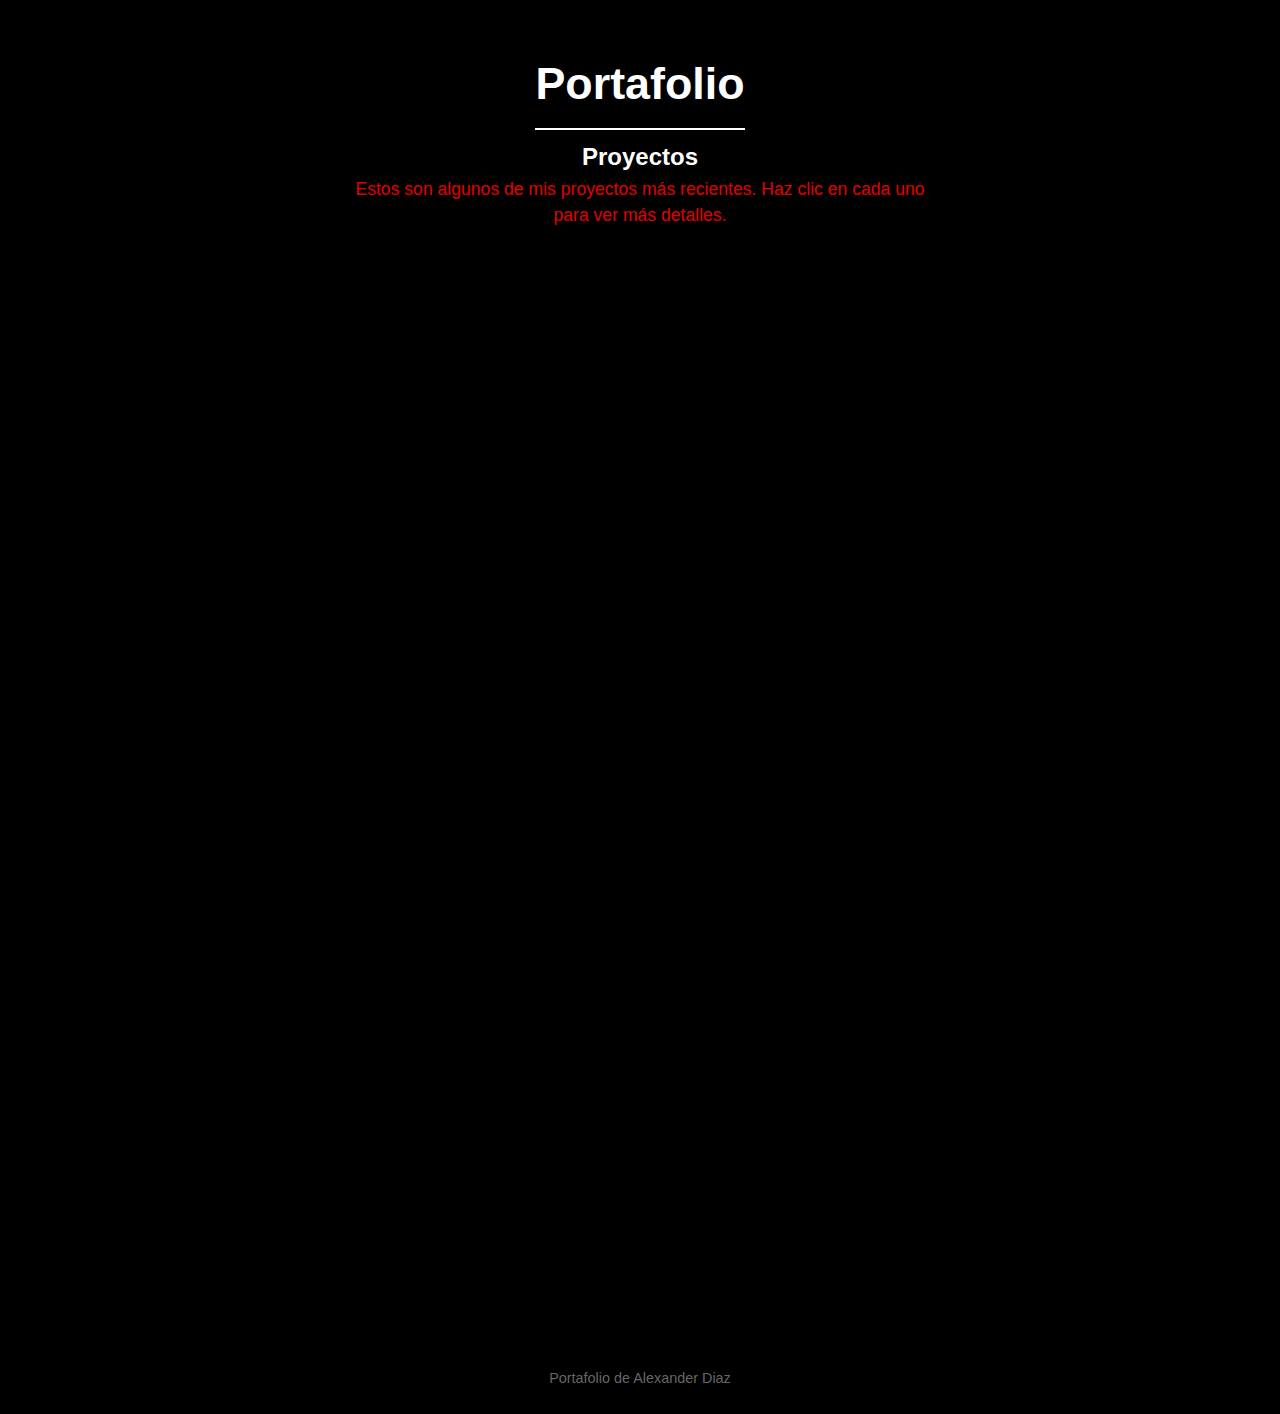
<file: Portafolio/index.html>
<!DOCTYPE html>
<html lang="es">
<head>
  <meta charset="UTF-8" />
  <meta name="viewport" content="width=device-width, initial-scale=1" />
  <title>Portafolio</title>
  <link rel="stylesheet" href="./estilos.css" />
</head>
<body>
  <header>
    <h1>Portafolio</h1>

     <h2>Proyectos</h2>
  <p>Estos son algunos de mis proyectos más recientes. Haz clic en cada uno para ver más detalles.</p>

  </header>

 
  <main class="portfolio-grid">

    <a href="./Linea del tiempo/index.html" class="project-card" target="_blank">
      <img src="./img/Screenshot from 2025-08-04 20-16-03.png" alt="Trabajo 1" />
      <div class="project-info">Antecedentes Historicos de los Sistemas Operativos</div>
    </a>


    <a href="./Funciones SO/index.html" class="project-card" target="_blank">
      <img src="./img/Screenshot from 2025-08-04 20-16-21.png" alt="Trabajo 2" />
      <div class="project-info">Funciones de los Sistemas Operativos</div>
    </a>


    <a href="./Tipos de SOs/index.html" class="project-card" target="_blank">
      <img src="./img/Screenshot from 2025-08-04 20-16-39.png" alt="Trabajo 3" />
      <div class="project-info">Tipos de Sistemas Operativos</div>
    </a>


    <a href="./Tipos de escritorios/index.html" class="project-card" target="_blank">
      <img src="./img/Screenshot from 2025-08-04 20-17-01.png" alt="Trabajo 4" />
      <div class="project-info">Tipos de Escritorios</div>
    </a>

   
    <a href="./Codigos/index.html" class="project-card" target="_blank">
      <img src="./img/Screenshot from 2025-08-04 20-17-17.png" alt="Trabajo 5" />
      <div class="project-info">Comandos Panel de Control Linux</div>
    </a>

 
    <a href="./Estructura de carpetas/index.html" class="project-card" target="_blank">
      <img src="./img/Screenshot from 2025-08-04 20-17-40.png" alt="Trabajo 6" />
      <div class="project-info">Estructura de Carpetas en Linux</div>
    </a>

 
    <a href="./Extenciones Linux/index.html" class="project-card" target="_blank">
      <img src="./img/Screenshot from 2025-08-04 20-17-58.png" alt="Trabajo 7" />
      <div class="project-info">Extensiones en Linux</div>
    </a>


    <a href="./Mapa Mental/index.html" class="project-card" target="_blank">
      <img src="./img/Screenshot from 2025-08-04 20-18-13.png" alt="Trabajo 8" />
      <div class="project-info">Mapa Mental</div>
    </a>


    <a href="./Sistemas Operativos/index.html" class="project-card" target="_blank">
      <img src="./img/Screenshot from 2025-08-04 20-18-30.png" alt="Trabajo 9" />
      <div class="project-info">Sistemas Operativos Según su Visión Externa</div>
    </a>
  </main>

  <footer>
    <p>Portafolio de Alexander Diaz</p>
  </footer>
</body>
</html>
</file>
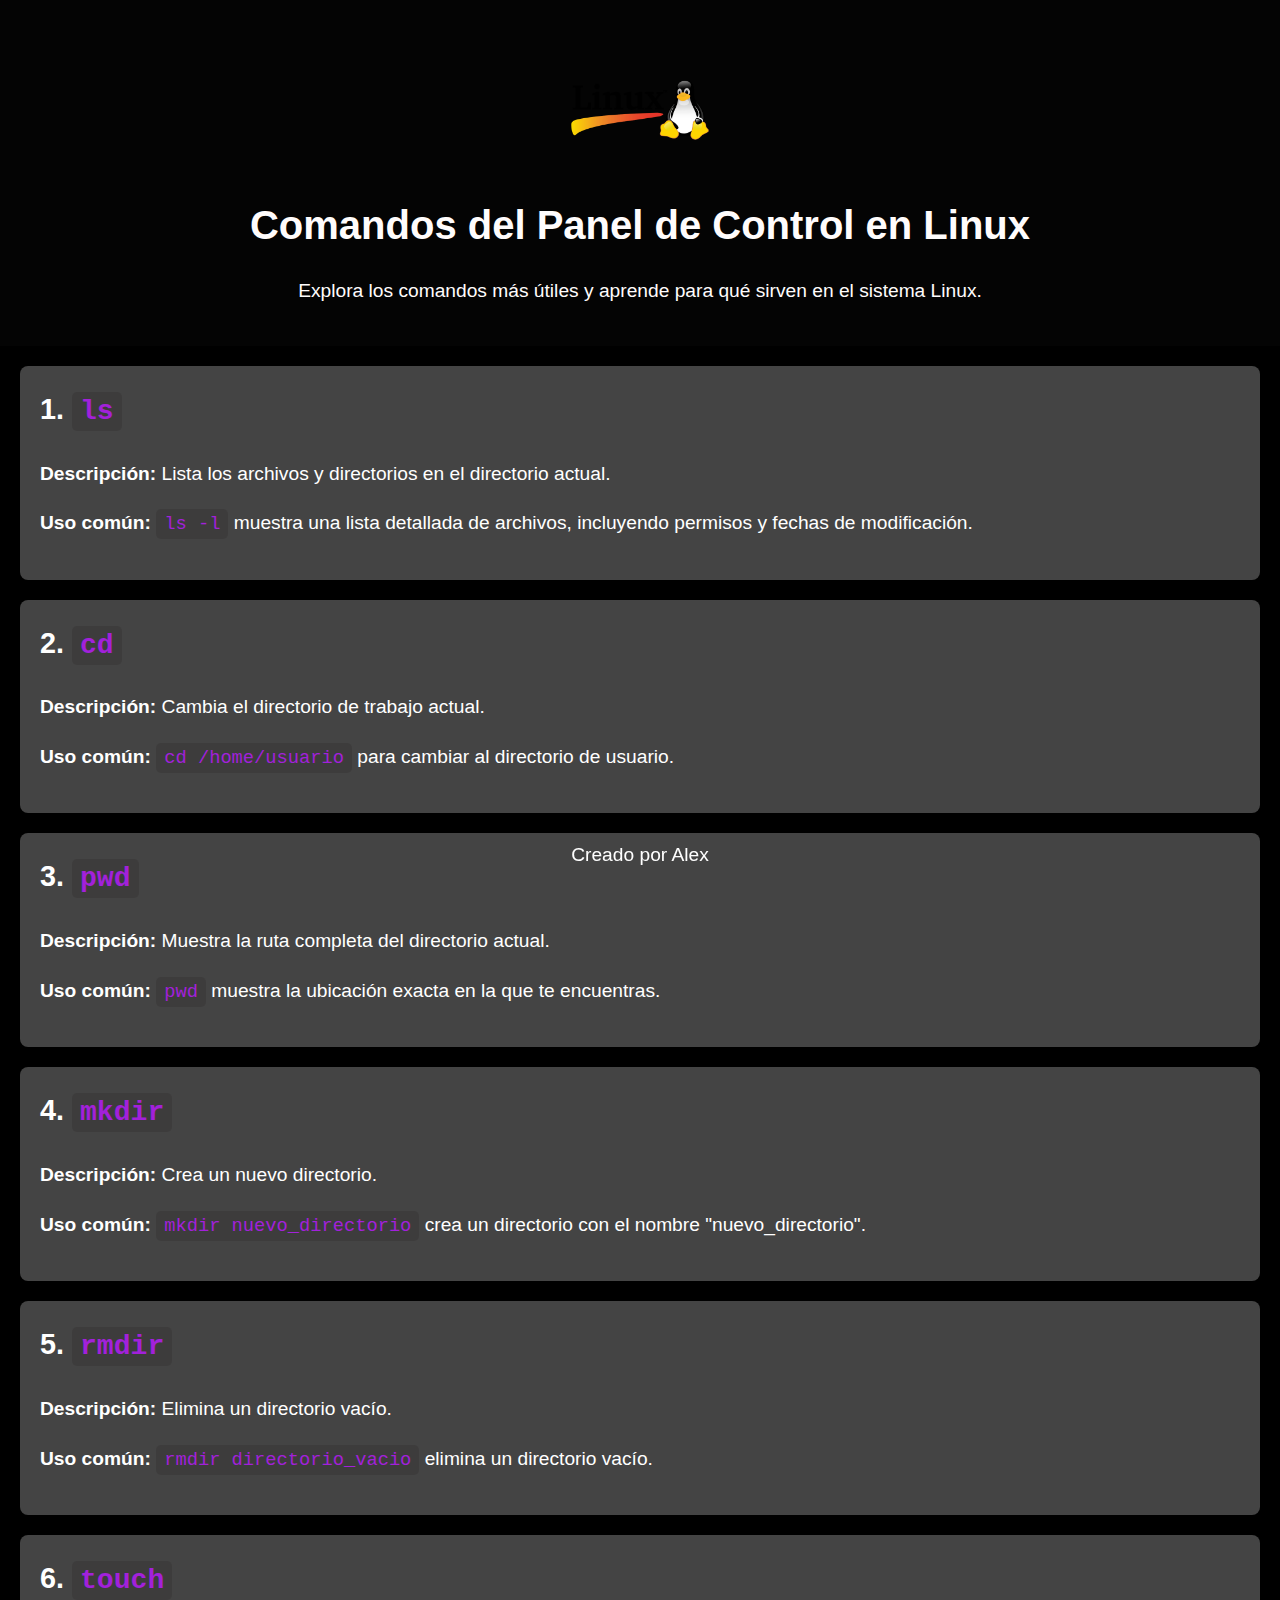
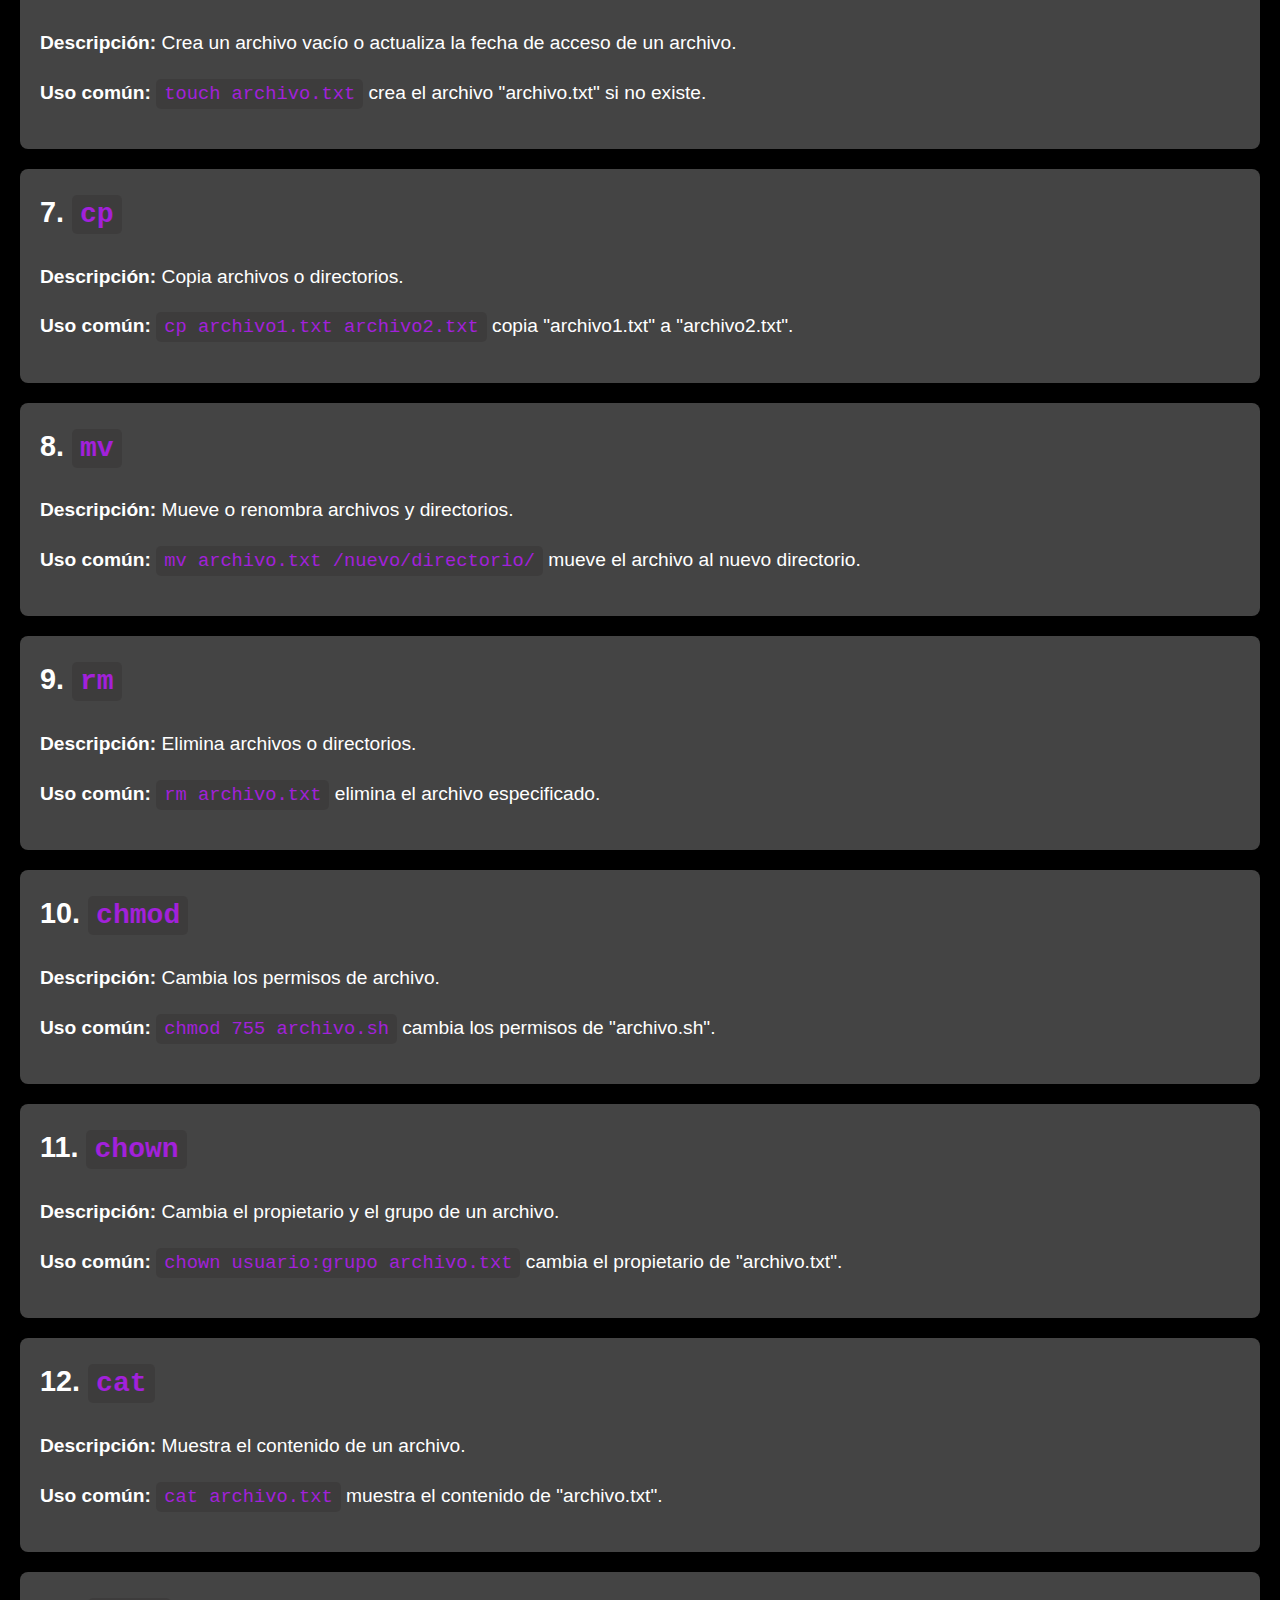
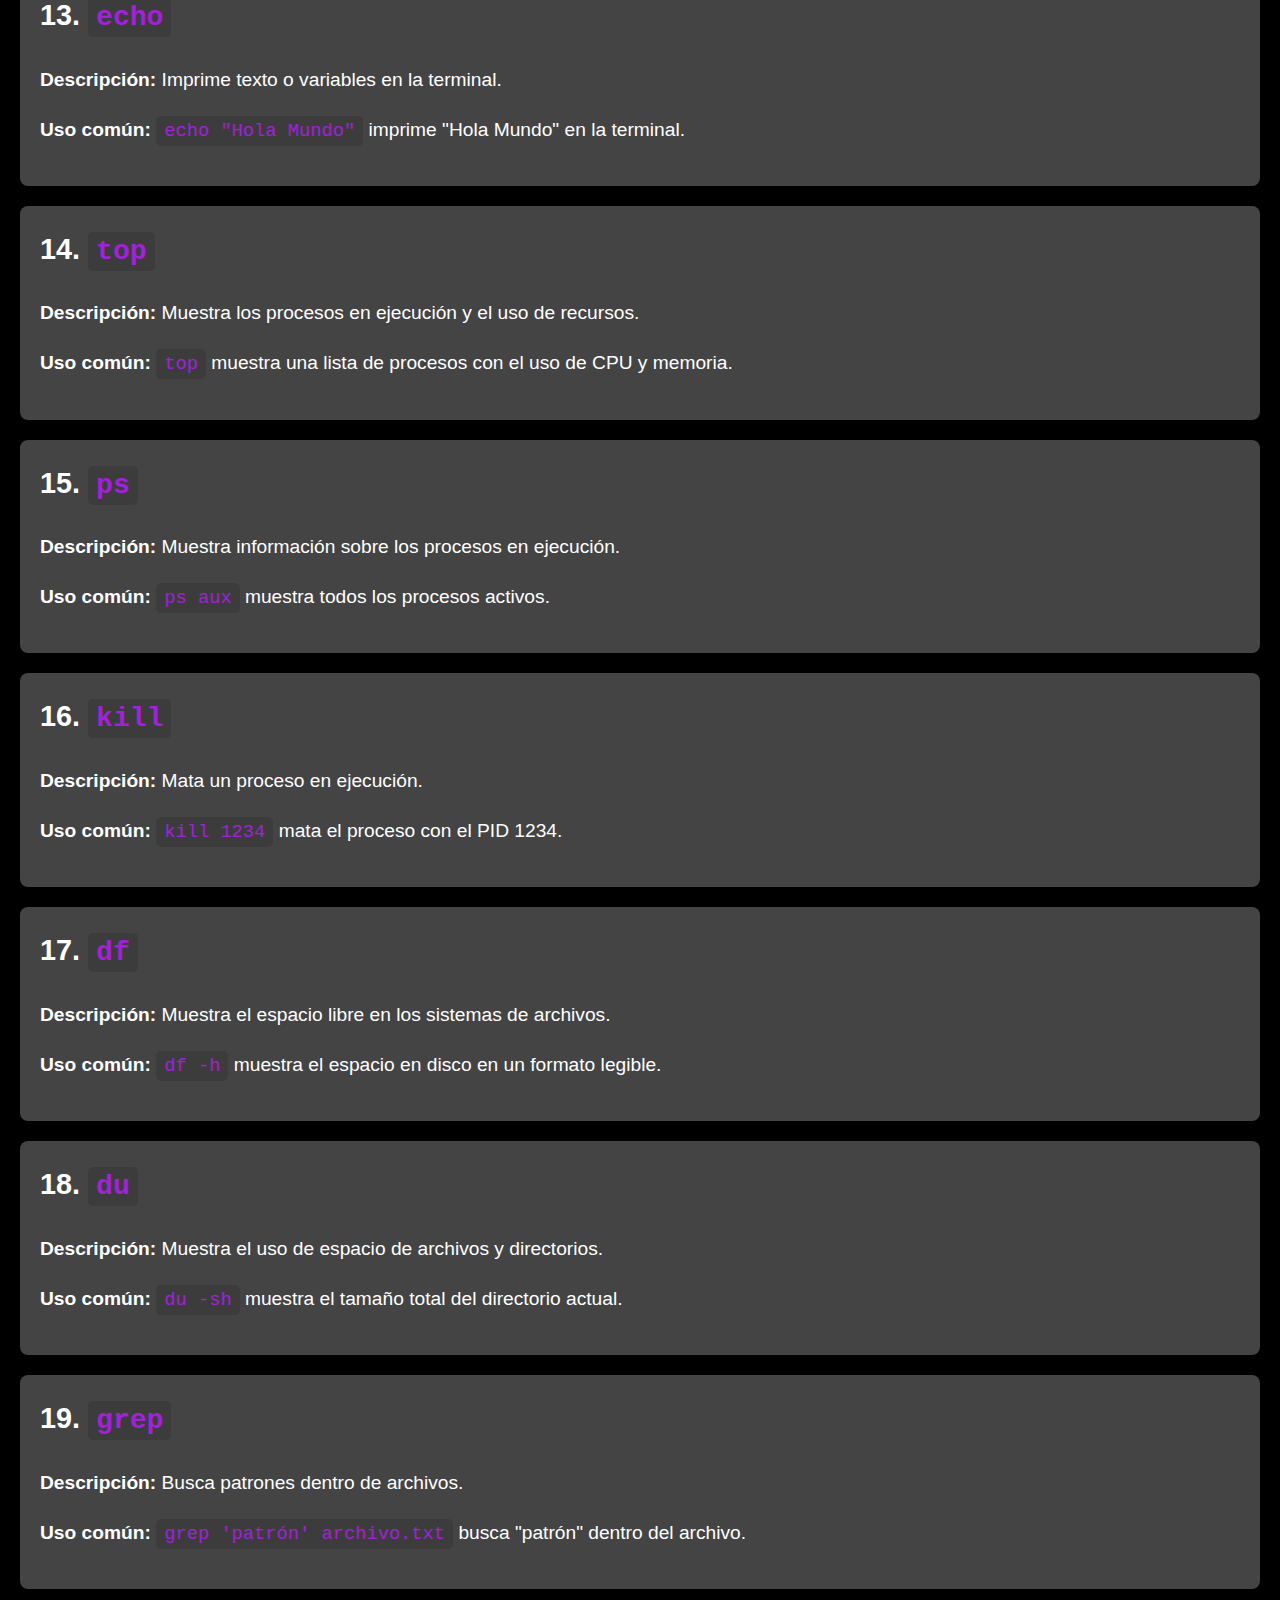
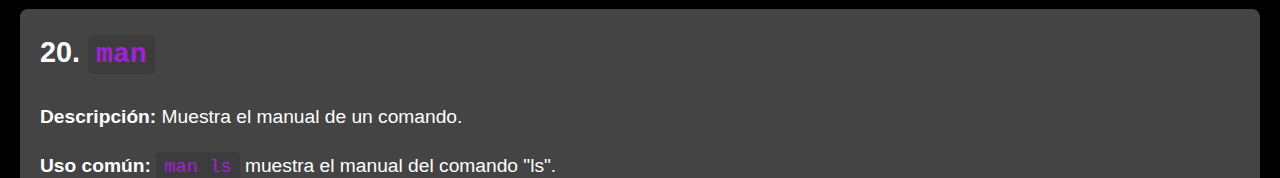
<file: Portafolio/Codigos/index.html>
<!DOCTYPE html>
<html lang="es">
<head>
  <meta charset="UTF-8">
  <meta name="viewport" content="width=device-width, initial-scale=1.0">
  <title>Comandos del Panel de Control en Linux</title>
  <link rel="stylesheet" href="./estilos.css">
</head>
<body>
  <header>
    <div class="logo">
      <img src="./img/linux-logo-72ceef.webp" width="150" height="150" alt="Logo de Linux">
    </div>
    <h1>Comandos del Panel de Control en Linux</h1>
    <p>Explora los comandos más útiles y aprende para qué sirven en el sistema Linux.</p>
  </header>

  <section class="comando">
    <h2>1. <code>ls</code></h2>
    <p><strong>Descripción:</strong> Lista los archivos y directorios en el directorio actual.</p>
    <p><strong>Uso común:</strong> <code>ls -l</code> muestra una lista detallada de archivos, incluyendo permisos y fechas de modificación.</p>
  </section>

  <section class="comando">
    <h2>2. <code>cd</code></h2>
    <p><strong>Descripción:</strong> Cambia el directorio de trabajo actual.</p>
    <p><strong>Uso común:</strong> <code>cd /home/usuario</code> para cambiar al directorio de usuario.</p>
  </section>

  <section class="comando">
    <h2>3. <code>pwd</code></h2>
    <p><strong>Descripción:</strong> Muestra la ruta completa del directorio actual.</p>
    <p><strong>Uso común:</strong> <code>pwd</code> muestra la ubicación exacta en la que te encuentras.</p>
  </section>

  <section class="comando">
    <h2>4. <code>mkdir</code></h2>
        <p><strong>Descripción:</strong> Crea un nuevo directorio.</p>
        <p><strong>Uso común:</strong> <code>mkdir nuevo_directorio</code> crea un directorio con el nombre "nuevo_directorio".</p>
  </section>

  <section class="comando">
    <h2>5. <code>rmdir</code></h2>
    <p><strong>Descripción:</strong> Elimina un directorio vacío.</p>
    <p><strong>Uso común:</strong> <code>rmdir directorio_vacio</code> elimina un directorio vacío.</p>
  </section>

  <section class="comando">
    <h2>6. <code>touch</code></h2>
    <p><strong>Descripción:</strong> Crea un archivo vacío o actualiza la fecha de acceso de un archivo.</p>
    <p><strong>Uso común:</strong> <code>touch archivo.txt</code> crea el archivo "archivo.txt" si no existe.</p>
  </section>

  <section class="comando">
    <h2>7. <code>cp</code></h2>
    <p><strong>Descripción:</strong> Copia archivos o directorios.</p>
    <p><strong>Uso común:</strong> <code>cp archivo1.txt archivo2.txt</code> copia "archivo1.txt" a "archivo2.txt".</p>
  </section>

  <section class="comando">
    <h2>8. <code>mv</code></h2>
    <p><strong>Descripción:</strong> Mueve o renombra archivos y directorios.</p>
    <p><strong>Uso común:</strong> <code>mv archivo.txt /nuevo/directorio/</code> mueve el archivo al nuevo directorio.</p>
  </section>

  <section class="comando">
    <h2>9. <code>rm</code></h2>
    <p><strong>Descripción:</strong> Elimina archivos o directorios.</p>
    <p><strong>Uso común:</strong> <code>rm archivo.txt</code> elimina el archivo especificado.</p>
  </section>

  <section class="comando">
    <h2>10. <code>chmod</code></h2>
    <p><strong>Descripción:</strong> Cambia los permisos de archivo.</p>
    <p><strong>Uso común:</strong> <code>chmod 755 archivo.sh</code> cambia los permisos de "archivo.sh".</p>
  </section>

  <section class="comando">
    <h2>11. <code>chown</code></h2>
    <p><strong>Descripción:</strong> Cambia el propietario y el grupo de un archivo.</p>
    <p><strong>Uso común:</strong> <code>chown usuario:grupo archivo.txt</code> cambia el propietario de "archivo.txt".</p>
  </section>

  <section class="comando">
    <h2>12. <code>cat</code></h2>
    <p><strong>Descripción:</strong> Muestra el contenido de un archivo.</p>
    <p><strong>Uso común:</strong> <code>cat archivo.txt</code> muestra el contenido de "archivo.txt".</p>
  </section>

  <section class="comando">
    <h2>13. <code>echo</code></h2>
    <p><strong>Descripción:</strong> Imprime texto o variables en la terminal.</p>
    <p><strong>Uso común:</strong> <code>echo "Hola Mundo"</code> imprime "Hola Mundo" en la terminal.</p>
  </section>

  <section class="comando">
    <h2>14. <code>top</code></h2>
    <p><strong>Descripción:</strong> Muestra los procesos en ejecución y el uso de recursos.</p>
    <p><strong>Uso común:</strong> <code>top</code> muestra una lista de procesos con el uso de CPU y memoria.</p>
  </section>

  <section class="comando">
    <h2>15. <code>ps</code></h2>
    <p><strong>Descripción:</strong> Muestra información sobre los procesos en ejecución.</p>
    <p><strong>Uso común:</strong> <code>ps aux</code> muestra todos los procesos activos.</p>
  </section>

  <section class="comando">
    <h2>16. <code>kill</code></h2>
    <p><strong>Descripción:</strong> Mata un proceso en ejecución.</p>
    <p><strong>Uso común:</strong> <code>kill 1234</code> mata el proceso con el PID 1234.</p>
  </section>

  <section class="comando">
    <h2>17. <code>df</code></h2>
    <p><strong>Descripción:</strong> Muestra el espacio libre en los sistemas de archivos.</p>
    <p><strong>Uso común:</strong> <code>df -h</code> muestra el espacio en disco en un formato legible.</p>
  </section>

  <section class="comando">
    <h2>18. <code>du</code></h2>
    <p><strong>Descripción:</strong> Muestra el uso de espacio de archivos y directorios.</p>
    <p><strong>Uso común:</strong> <code>du -sh</code> muestra el tamaño total del directorio actual.</p>
  </section>

  <section class="comando">
    <h2>19. <code>grep</code></h2>
    <p><strong>Descripción:</strong> Busca patrones dentro de archivos.</p>
    <p><strong>Uso común:</strong> <code>grep 'patrón' archivo.txt</code> busca "patrón" dentro del archivo.</p>
  </section>

  <section class="comando">
    <h2>20. <code>man</code></h2>
    <p><strong>Descripción:</strong> Muestra el manual de un comando.</p>
    <p><strong>Uso común:</strong> <code>man ls</code> muestra el manual del comando "ls".</p>
  </section>

  <footer>
    <p>Creado por Alex</p>
  </footer>
</body>
</html>
</file>
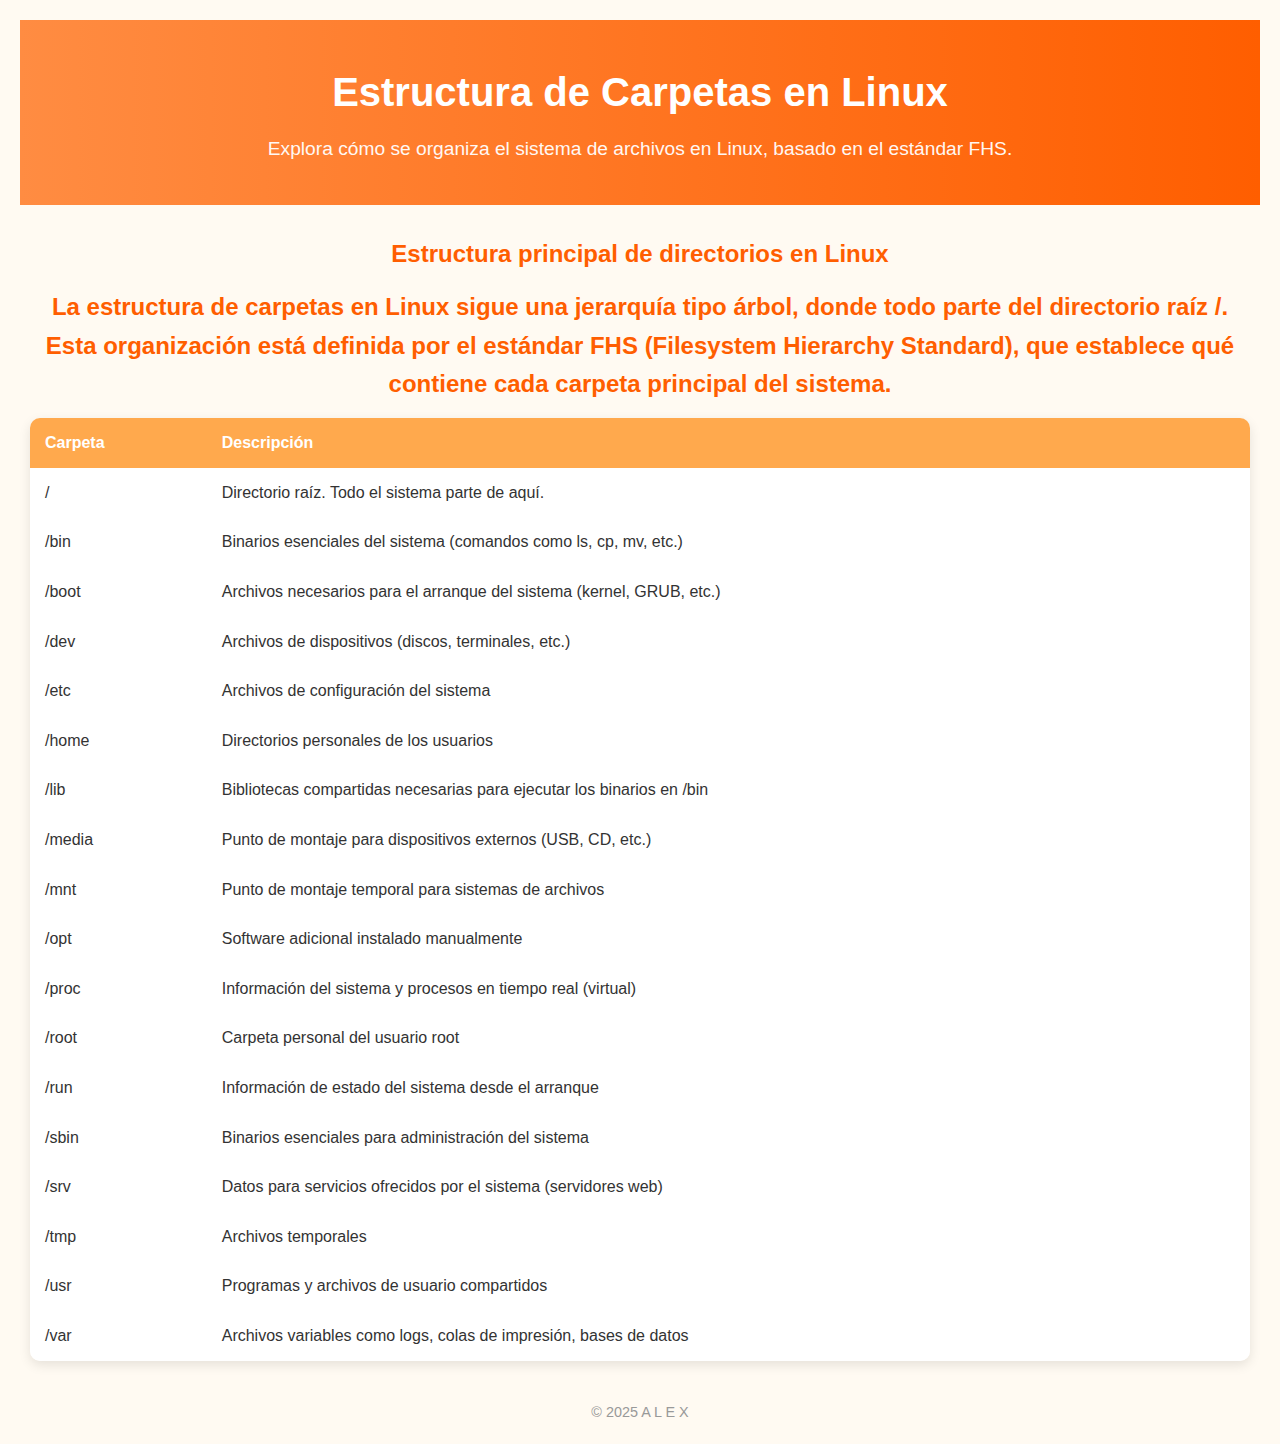
<file: Portafolio/Estructura de carpetas/index.html>
<!DOCTYPE html>
<html lang="es">
<head>
  <meta charset="UTF-8" />
  <meta name="viewport" content="width=device-width, initial-scale=1.0"/>
  <title>Estructura de Carpetas en Linux</title>
  <link rel="stylesheet" href="estilos.css" />
</head>
<body>
  <header>
    <h1>Estructura de Carpetas en Linux</h1>
    <p>Explora cómo se organiza el sistema de archivos en Linux, basado en el estándar FHS.</p>
  </header>

  <section class="contenido">
    <h2>Estructura principal de directorios en Linux</h2>
    <h2>La estructura de carpetas en Linux sigue una jerarquía tipo árbol, donde todo parte del directorio raíz /. Esta organización está definida por el estándar FHS (Filesystem Hierarchy Standard), que establece qué contiene cada carpeta principal del sistema.</h2>
    <table>
      <thead>
        <tr>
          <th>Carpeta</th>
          <th>Descripción</th>
        </tr>
      </thead>
      <tbody>
        <tr><td>/</td><td>Directorio raíz. Todo el sistema parte de aquí.</td></tr>
        <tr><td>/bin</td><td>Binarios esenciales del sistema (comandos como ls, cp, mv, etc.)</td></tr>
        <tr><td>/boot</td><td>Archivos necesarios para el arranque del sistema (kernel, GRUB, etc.)</td></tr>
        <tr><td>/dev</td><td>Archivos de dispositivos (discos, terminales, etc.)</td></tr>
        <tr><td>/etc</td><td>Archivos de configuración del sistema</td></tr>
        <tr><td>/home</td><td>Directorios personales de los usuarios</td></tr>
        <tr><td>/lib</td><td>Bibliotecas compartidas necesarias para ejecutar los binarios en /bin</td></tr>
        <tr><td>/media</td><td>Punto de montaje para dispositivos externos (USB, CD, etc.)</td></tr>
        <tr><td>/mnt</td><td>Punto de montaje temporal para sistemas de archivos</td></tr>
        <tr><td>/opt</td><td>Software adicional instalado manualmente</td></tr>
        <tr><td>/proc</td><td>Información del sistema y procesos en tiempo real (virtual)</td></tr>
        <tr><td>/root</td><td>Carpeta personal del usuario root</td></tr>
        <tr><td>/run</td><td>Información de estado del sistema desde el arranque</td></tr>
        <tr><td>/sbin</td><td>Binarios esenciales para administración del sistema</td></tr>
        <tr><td>/srv</td><td>Datos para servicios ofrecidos por el sistema (servidores web)</td></tr>
        <tr><td>/tmp</td><td>Archivos temporales</td></tr>
        <tr><td>/usr</td><td>Programas y archivos de usuario compartidos</td></tr>
        <tr><td>/var</td><td>Archivos variables como logs, colas de impresión, bases de datos</td></tr>
      </tbody>
    </table>
  </section>

  <footer>
    <p>&copy; 2025 A    L     E     X</p>
  </footer>
</body>
</html>
</file>
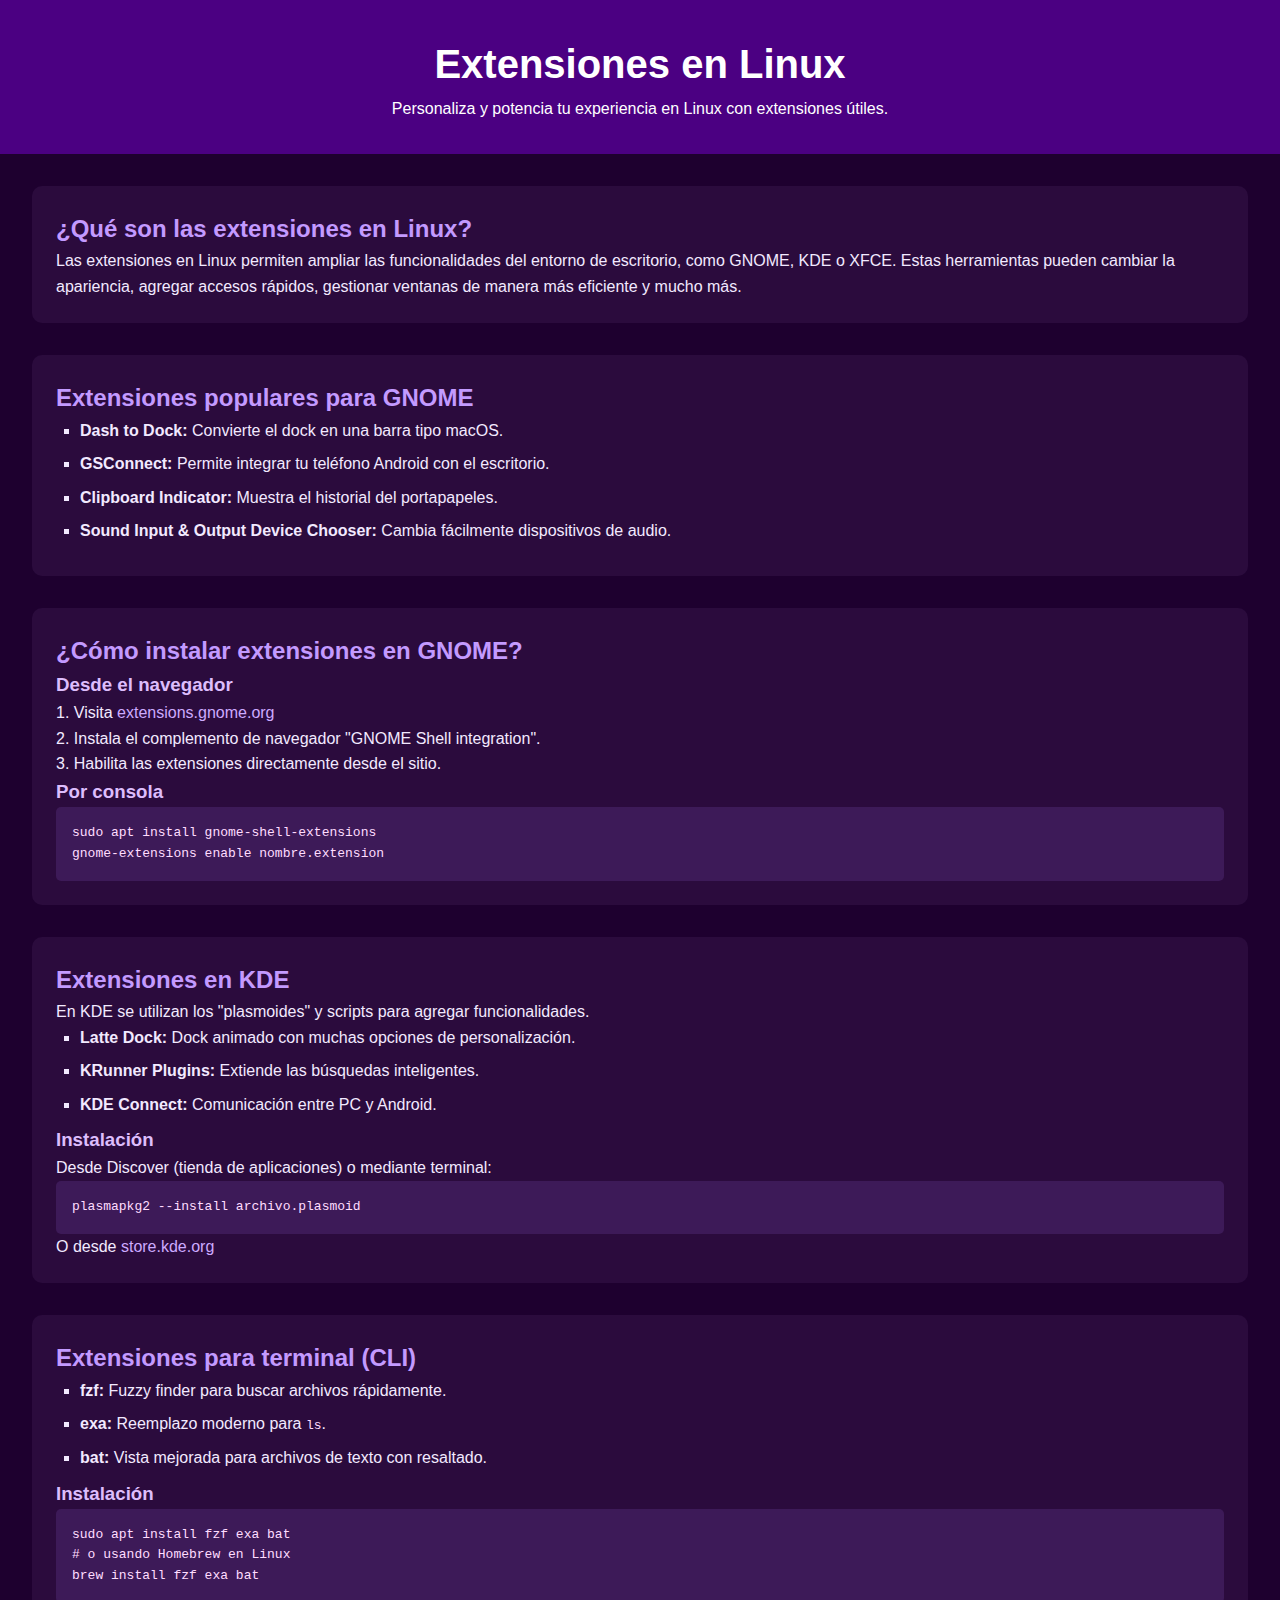
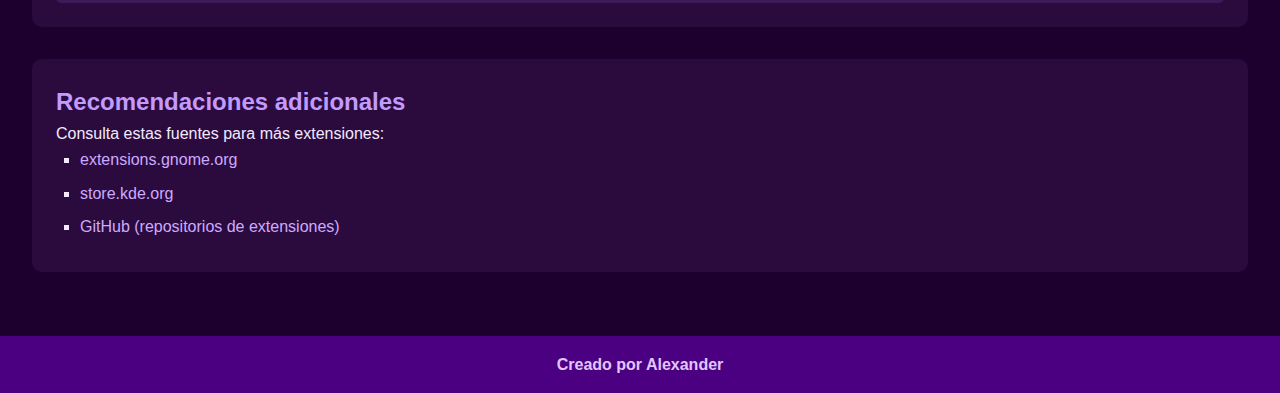
<file: Portafolio/Extenciones Linux/index.html>
<!DOCTYPE html>
<html lang="es">
<head>
  <meta charset="UTF-8">
  <meta name="viewport" content="width=device-width, initial-scale=1">
  <title>Extensiones en Linux</title>
  <link rel="stylesheet" href="estilos.css">
</head>
<body>
  <header>
    <h1>Extensiones en Linux</h1>
    <p>Personaliza y potencia tu experiencia en Linux con extensiones útiles.</p>
  </header>

  <main>
    <section>
      <h2>¿Qué son las extensiones en Linux?</h2>
      <p>Las extensiones en Linux permiten ampliar las funcionalidades del entorno de escritorio, como GNOME, KDE o XFCE. Estas herramientas pueden cambiar la apariencia, agregar accesos rápidos, gestionar ventanas de manera más eficiente y mucho más.</p>
    </section>

    <section>
      <h2>Extensiones populares para GNOME</h2>
      <ul>
        <li><strong>Dash to Dock:</strong> Convierte el dock en una barra tipo macOS.</li>
        <li><strong>GSConnect:</strong> Permite integrar tu teléfono Android con el escritorio.</li>
        <li><strong>Clipboard Indicator:</strong> Muestra el historial del portapapeles.</li>
        <li><strong>Sound Input & Output Device Chooser:</strong> Cambia fácilmente dispositivos de audio.</li>
      </ul>
    </section>

    <section>
      <h2>¿Cómo instalar extensiones en GNOME?</h2>
      <h3>Desde el navegador</h3>
      <p>1. Visita <a href="https://extensions.gnome.org" target="_blank">extensions.gnome.org</a></p>
      <p>2. Instala el complemento de navegador "GNOME Shell integration".</p>
      <p>3. Habilita las extensiones directamente desde el sitio.</p>

      <h3>Por consola</h3>
      <pre><code>sudo apt install gnome-shell-extensions
gnome-extensions enable nombre.extension</code></pre>
    </section>

    <section>
      <h2>Extensiones en KDE</h2>
      <p>En KDE se utilizan los "plasmoides" y scripts para agregar funcionalidades.</p>
      <ul>
        <li><strong>Latte Dock:</strong> Dock animado con muchas opciones de personalización.</li>
        <li><strong>KRunner Plugins:</strong> Extiende las búsquedas inteligentes.</li>
        <li><strong>KDE Connect:</strong> Comunicación entre PC y Android.</li>
      </ul>

      <h3>Instalación</h3>
      <p>Desde Discover (tienda de aplicaciones) o mediante terminal:</p>
      <pre><code>plasmapkg2 --install archivo.plasmoid</code></pre>
      <p>O desde <a href="https://store.kde.org" target="_blank">store.kde.org</a></p>
    </section>

    <section>
      <h2>Extensiones para terminal (CLI)</h2>
      <ul>
        <li><strong>fzf:</strong> Fuzzy finder para buscar archivos rápidamente.</li>
        <li><strong>exa:</strong> Reemplazo moderno para <code>ls</code>.</li>
        <li><strong>bat:</strong> Vista mejorada para archivos de texto con resaltado.</li>
      </ul>

      <h3>Instalación</h3>
      <pre><code>sudo apt install fzf exa bat
# o usando Homebrew en Linux
brew install fzf exa bat</code></pre>
    </section>

    <section>
      <h2>Recomendaciones adicionales</h2>
      <p>Consulta estas fuentes para más extensiones:</p>
      <ul>
        <li><a href="https://extensions.gnome.org" target="_blank">extensions.gnome.org</a></li>
        <li><a href="https://store.kde.org" target="_blank">store.kde.org</a></li>
        <li><a href="https://github.com" target="_blank">GitHub (repositorios de extensiones)</a></li>
      </ul>
    </section>
  </main>

  <footer>
    <p>Creado por Alexander</p>
  </footer>
</body>
</html>
</file>
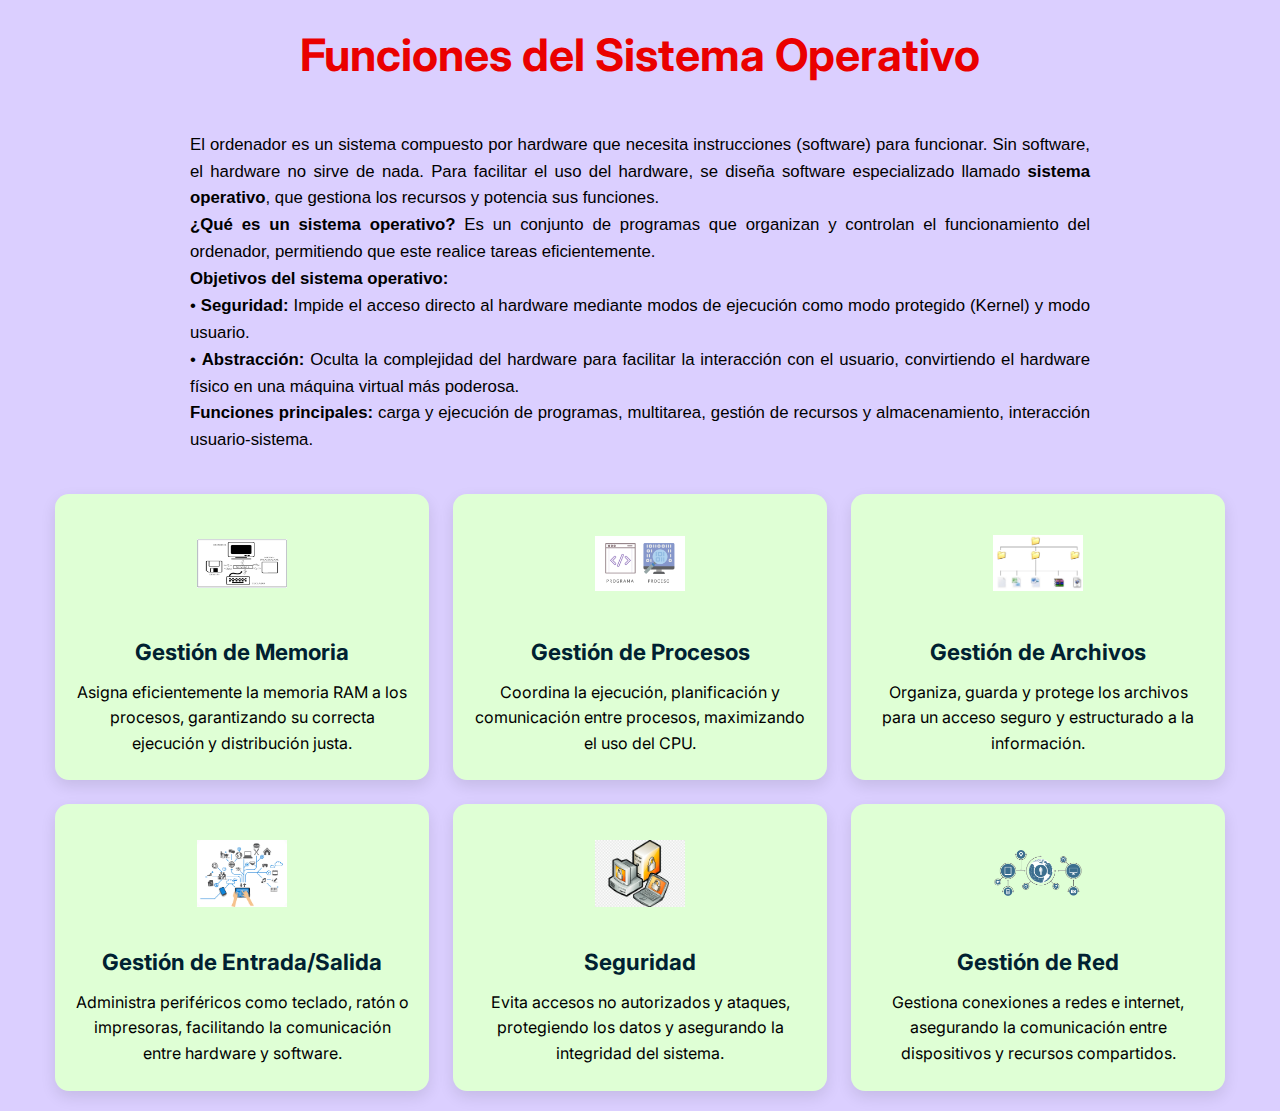
<file: Portafolio/Funciones SO/index.html>
<!DOCTYPE html>
<html lang="es">
<head>
  <meta charset="UTF-8" />
  <meta name="viewport" content="width=device-width, initial-scale=1.0" />
  <title>Funciones del Sistema Operativo</title>
  <link rel="stylesheet" href="estilos.css" />
  <link href="https://fonts.googleapis.com/css2?family=Inter:wght@400;600&display=swap" rel="stylesheet">
</head>
<body>
  <header>
    <h1>Funciones del Sistema Operativo</h1>
  </header>

  <section class="descripcion">
    <p>
      El ordenador es un sistema compuesto por hardware que necesita instrucciones (software) para funcionar. Sin software, el hardware no sirve de nada.
      Para facilitar el uso del hardware, se diseña software especializado llamado <strong>sistema operativo</strong>, que gestiona los recursos y potencia sus funciones.
    </p>
    <p>
      <strong>¿Qué es un sistema operativo?</strong> Es un conjunto de programas que organizan y controlan el funcionamiento del ordenador, permitiendo que este realice tareas eficientemente.
    </p>
    <p>
      <strong>Objetivos del sistema operativo:</strong> <br>
      • <strong>Seguridad:</strong> Impide el acceso directo al hardware mediante modos de ejecución como modo protegido (Kernel) y modo usuario. <br>
      • <strong>Abstracción:</strong> Oculta la complejidad del hardware para facilitar la interacción con el usuario, convirtiendo el hardware físico en una máquina virtual más poderosa.
    </p>
    <p>
      <strong>Funciones principales:</strong> carga y ejecución de programas, multitarea, gestión de recursos y almacenamiento, interacción usuario-sistema.
    </p>
  </section>

  <main class="contenedor-tarjetas">
    <div class="tarjeta">
      <img src="./img/administrador-de-memoria.png" alt="Gestión de Memoria">
      <h2>Gestión de Memoria</h2>
      <p>Asigna eficientemente la memoria RAM a los procesos, garantizando su correcta ejecución y distribución justa.</p>
    </div>

    <div class="tarjeta">
      <img src="./img/administracion-de-procesos-programas.png" alt="Gestión de Procesos">
      <h2>Gestión de Procesos</h2>
      <p>Coordina la ejecución, planificación y comunicación entre procesos, maximizando el uso del CPU.</p>
    </div>

    <div class="tarjeta">
      <img src="./img/238d1-esquema_ordenacion_carpetas_subcarpetas_archivos_windows.jpg" alt="Gestión de Archivos">
      <h2>Gestión de Archivos</h2>
      <p>Organiza, guarda y protege los archivos para un acceso seguro y estructurado a la información.</p>
    </div>

    <div class="tarjeta">
      <img src="./img/images.png" alt="Gestión de Entrada/Salida">
      <h2>Gestión de Entrada/Salida</h2>
      <p>Administra periféricos como teclado, ratón o impresoras, facilitando la comunicación entre hardware y software.</p>
    </div>

    <div class="tarjeta">
      <img src="./img/seguridadr.png" alt="Seguridad del Sistema">
      <h2>Seguridad</h2>
      <p>Evita accesos no autorizados y ataques, protegiendo los datos y asegurando la integridad del sistema.</p>
    </div>

    <div class="tarjeta">
      <img src="./img/rd.png" alt="Gestión de Red">
      <h2>Gestión de Red</h2>
      <p>Gestiona conexiones a redes e internet, asegurando la comunicación entre dispositivos y recursos compartidos.</p>
    </div>
  </main>
</body>
</html>
</file>
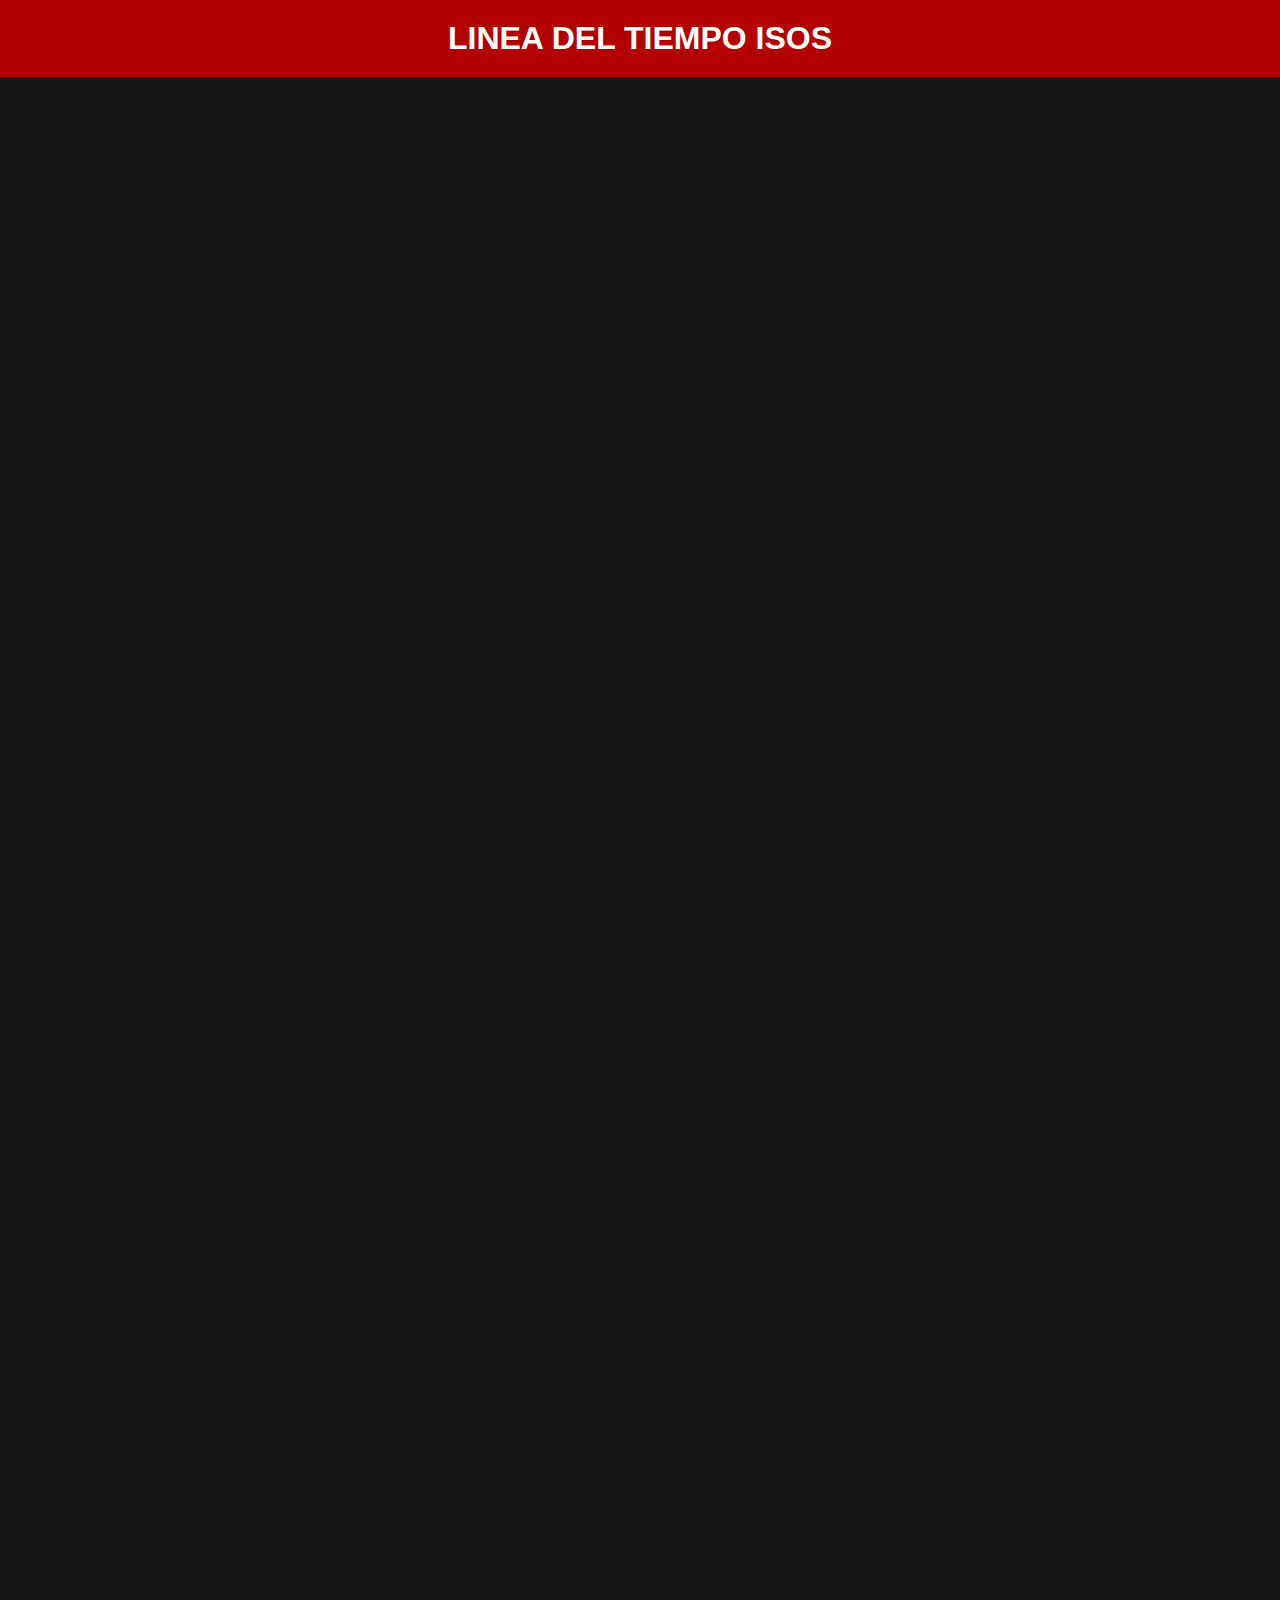
<file: Portafolio/Linea del tiempo/index.html>
<!DOCTYPE html>
<html lang="es">
<head>
  <meta charset="UTF-8">
  <meta name="viewport" content="width=device-width, initial-scale=1">
  <title>Línea del Tiempo de Sistemas Operativos</title>
  <link rel="stylesheet" href="./estilos.css">
</head>
<body>
  <header>
    <h1>LINEA DEL TIEMPO ISOS</h1>
  </header>
  <main class="timeline">

    <section class="timeline-item">
      <div class="content">
        <h2>MS-DOS (1981)</h2>
        <p><strong>Creado por:</strong> Microsoft (desarrollado originalmente por Seattle Computer Products como QDOS)</p>
        <p><strong>Qué añadió:</strong> Línea de comandos, soporte para disquetes, base de Windows.</p>
        <p><strong>Impacto:</strong> Dominó el mercado de PCs en los 80 y principios de los 90.</p>
        <p><strong>Requisitos:</strong> 64 KB de RAM, procesador Intel 8086.</p>
        <div class="image-placeholder"><img src="./img/Msdos-icon.svg" alt="MS-DOS"></div>
      </div>
    </section>

    <section class="timeline-item">
      <div class="content">
        <h2>Windows 95 (1995)</h2>
        <p><strong>Creado por:</strong> Microsoft</p>
        <p><strong>Qué añadió:</strong> Interfaz gráfica moderna, botón de inicio, Plug and Play.</p>
        <p><strong>Impacto:</strong> Marcó el paso al uso masivo de PCs en el hogar.</p>
        <p><strong>Requisitos:</strong> 4 MB RAM, 386DX a 20 MHz, 50-55 MB de disco.</p>
        <div class="image-placeholder"><img src="./img/Windows_95_stacked_logo.svg" alt="Windows 95"></div>
      </div>
    </section>

    <section class="timeline-item">
      <div class="content">
        <h2>Mac OS X (2001)</h2>
        <p><strong>Creado por:</strong> Apple Inc.</p>
        <p><strong>Qué añadió:</strong> Interfaz Aqua, estabilidad de UNIX, Dock, soporte para aplicaciones modernas.</p>
        <p><strong>Impacto:</strong> Redefinió la experiencia de usuario en equipos Mac.</p>
        <p><strong>Requisitos:</strong> 128 MB RAM, PowerPC G3, 1.5 GB disco.</p>
        <div class="image-placeholder"><img src="./img/X.jpeg" alt="Mac OS X"></div>
      </div>
    </section>

    <section class="timeline-item">
      <div class="content">
        <h2>Ubuntu Linux (2004)</h2>
        <p><strong>Creado por:</strong> Canonical Ltd.</p>
        <p><strong>Qué añadió:</strong> Instalación sencilla, soporte comunitario, entornos gráficos amigables.</p>
        <p><strong>Impacto:</strong> Acercó Linux al usuario común y al ámbito educativo.</p>
        <p><strong>Requisitos:</strong> 512 MB RAM, 1 GHz CPU, 5 GB disco.</p>
        <div class="image-placeholder"><img src="./img/sistema-operacional-Ubuntu-Linux-1-768x402.jpg" alt="Ubuntu"></div>
      </div>
    </section>

    <section class="timeline-item">
      <div class="content">
        <h2>Windows 10 (2015)</h2>
        <p><strong>Creado por:</strong> Microsoft</p>
        <p><strong>Qué añadió:</strong> Cortana, escritorio virtual, actualizaciones constantes, Edge, integración con Xbox.</p>
        <p><strong>Impacto:</strong> Se convirtió en uno de los Windows más usados en menos tiempo.</p>
        <p><strong>Requisitos:</strong> 2 GB RAM, 1 GHz CPU, 20 GB disco.</p>
        <div class="image-placeholder"><img src="./img/windows-vs-ubuntu.png" alt="Windows 10"></div>
      </div>
    </section>

    <section class="timeline-item">
      <div class="content">
        <h2>macOS Ventura (2022)</h2>
        <p><strong>Creado por:</strong> Apple Inc.</p>
        <p><strong>Qué añadió:</strong> Stage Manager, mejoras en Mail y Safari, optimización para chips M1 y M2.</p>
        <p><strong>Impacto:</strong> Refuerza el ecosistema Apple con mejor rendimiento y multitarea.</p>
        <p><strong>Requisitos:</strong> 4 GB RAM mínimo, chip M1 o Intel i5+, 35 GB disco.</p>
        <div class="image-placeholder"><img src="./img/macOS-Ventura-Howpple-tutoriales-apple.webp" alt="macOS Ventura"></div>
      </div>
    </section>

    <section class="timeline-item">
      <div class="content">
        <h2>Windows 11 (2021)</h2>
        <p><strong>Creado por:</strong> Microsoft</p>
        <p><strong>Qué añadió:</strong> Interfaz rediseñada, integración con apps Android, nuevos íconos, soporte mejorado para juegos.</p>
        <p><strong>Impacto:</strong> Enfocado en dispositivos modernos con requisitos más exigentes.</p>
        <p><strong>Requisitos:</strong> 4 GB RAM, CPU 64 bits, TPM 2.0, 64 GB disco.</p>
        <div class="image-placeholder"><img src="./img/windows-11.jpg" alt="Windows 11"></div>
      </div>
    </section>

  </main>
</body>
</html>
</file>
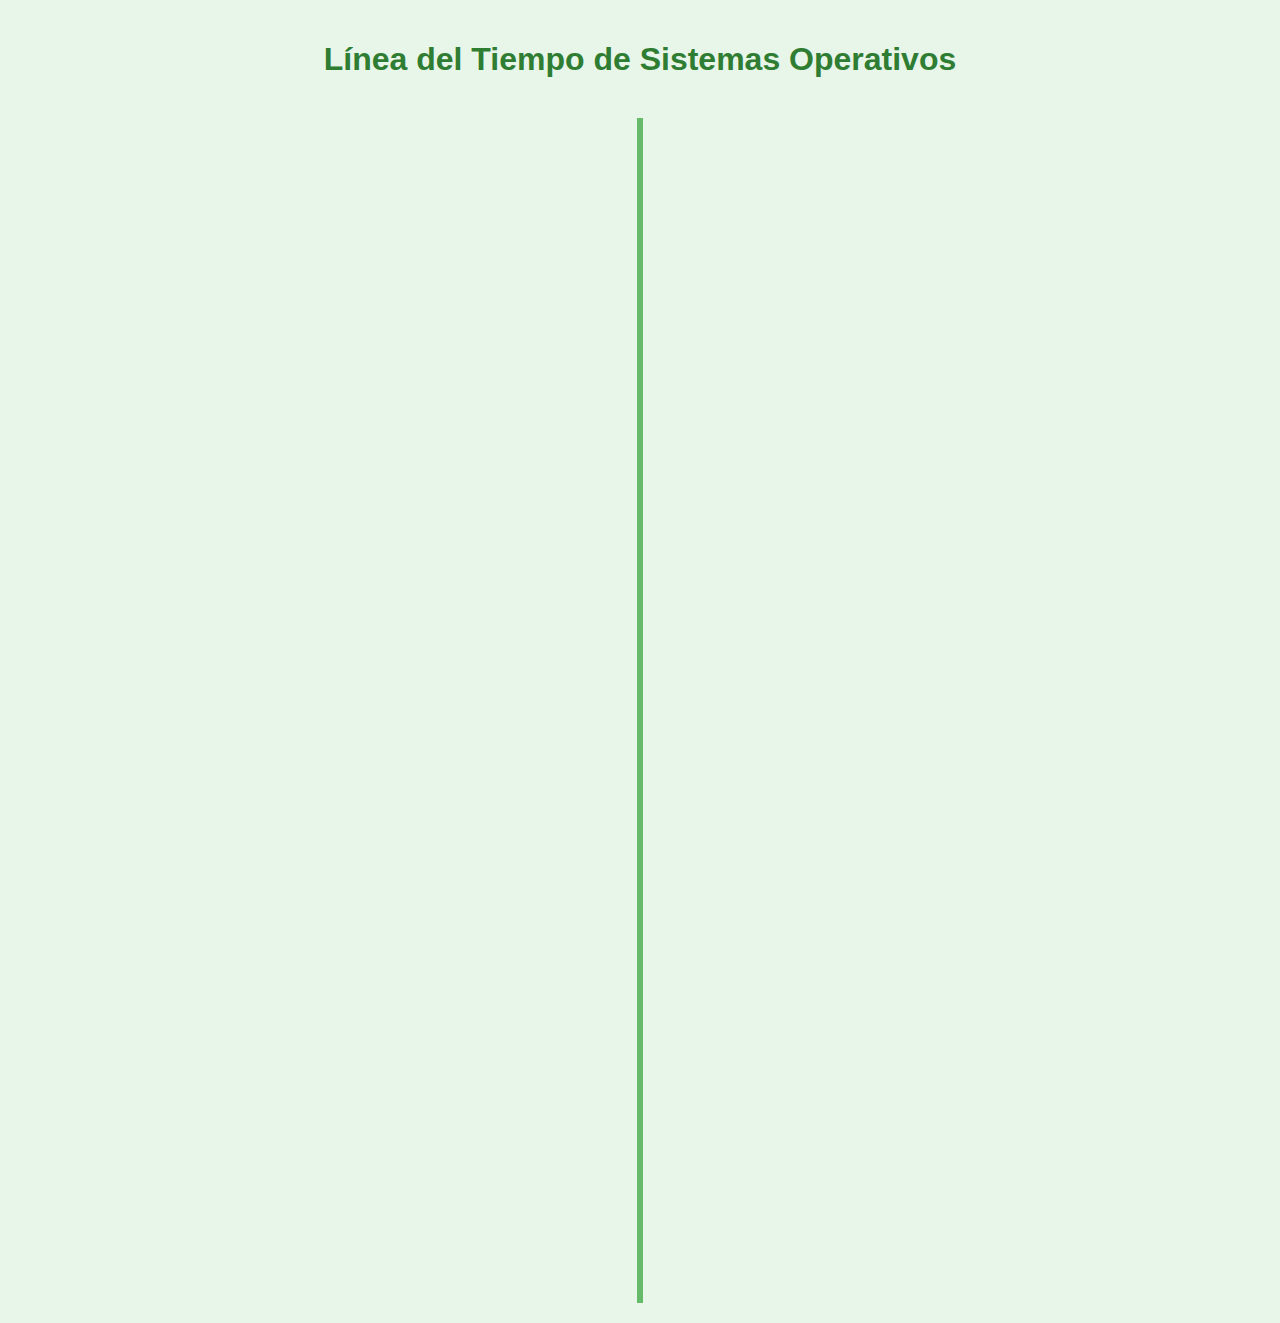
<file: Portafolio/Mapa Mental/index.html>
<!DOCTYPE html>
<html lang="es">
<head>
    <meta charset="UTF-8">
    <meta name="viewport" content="width=device-width, initial-scale=1.0">
    <title>Mapa Mental</title>
    <link rel="stylesheet" href="./estilos.css">
</head>
<body>
    
<h1>Línea del Tiempo de Sistemas Operativos</h1>

  <div class="timeline">
    <div class="container left">
      <div class="img-box">
        <img src="./img/mono.jpg" alt="Monotarea" />
      </div>
      <div class="content">
        <h3>Monotarea</h3>
        <p>Solo ejecuta una tarea a la vez. Ejemplo: MS-DOS.</p>
      </div>
    </div>

    <div class="container right">
      <div class="img-box">
        <img src="./img/66341979_1628539270408.png" alt="Monousuario" />
      </div>
      <div class="content">
        <h3>Monousuario</h3>
        <p>Diseñado para un solo usuario a la vez. Ejemplo: Windows 95.</p>
      </div>
    </div>

 <div class="container left">
      <div class="img-box">
        <img src="./img/uniç.jpeg" alt="UniProceso" />
      </div>
      <div class="content">
        <h3>UniProceso</h3>
        <p>Diseñado para un solo proceso a la vez. Ejemplo: Windows 95.</p>
      </div>
    </div>



    <div class="container right">
      <div class="img-box">
        <img src="./img/multiproceso.gif" alt="Multiproceso" />
      </div>
      <div class="content">
        <h3>Multiproceso</h3>
        <p>Permite mantener varios procesos en ejecución simultáneamente.</p>
      </div>
    </div>

    <div class="container left">
      <div class="img-box">
        <img src="./img/multi.jpg" alt="Multitarea" />
      </div>
      <div class="content">
        <h3>Multitarea</h3>
        <p>Ejecuta múltiples tareas al mismo tiempo. Ejemplo: UNIX moderno.</p>
      </div>
    </div>

    <div class="container right">
      <div class="img-box">
        <img src="./img/mulllti.jpeg" alt="Multiusuario" />
      </div>
      <div class="content">
        <h3>Multiusuario</h3>
        <p>Varios usuarios pueden usar el sistema al mismo tiempo. Ejemplo: Linux.</p>
      </div>
    </div>
  </div>
</body>
</html>
</file>
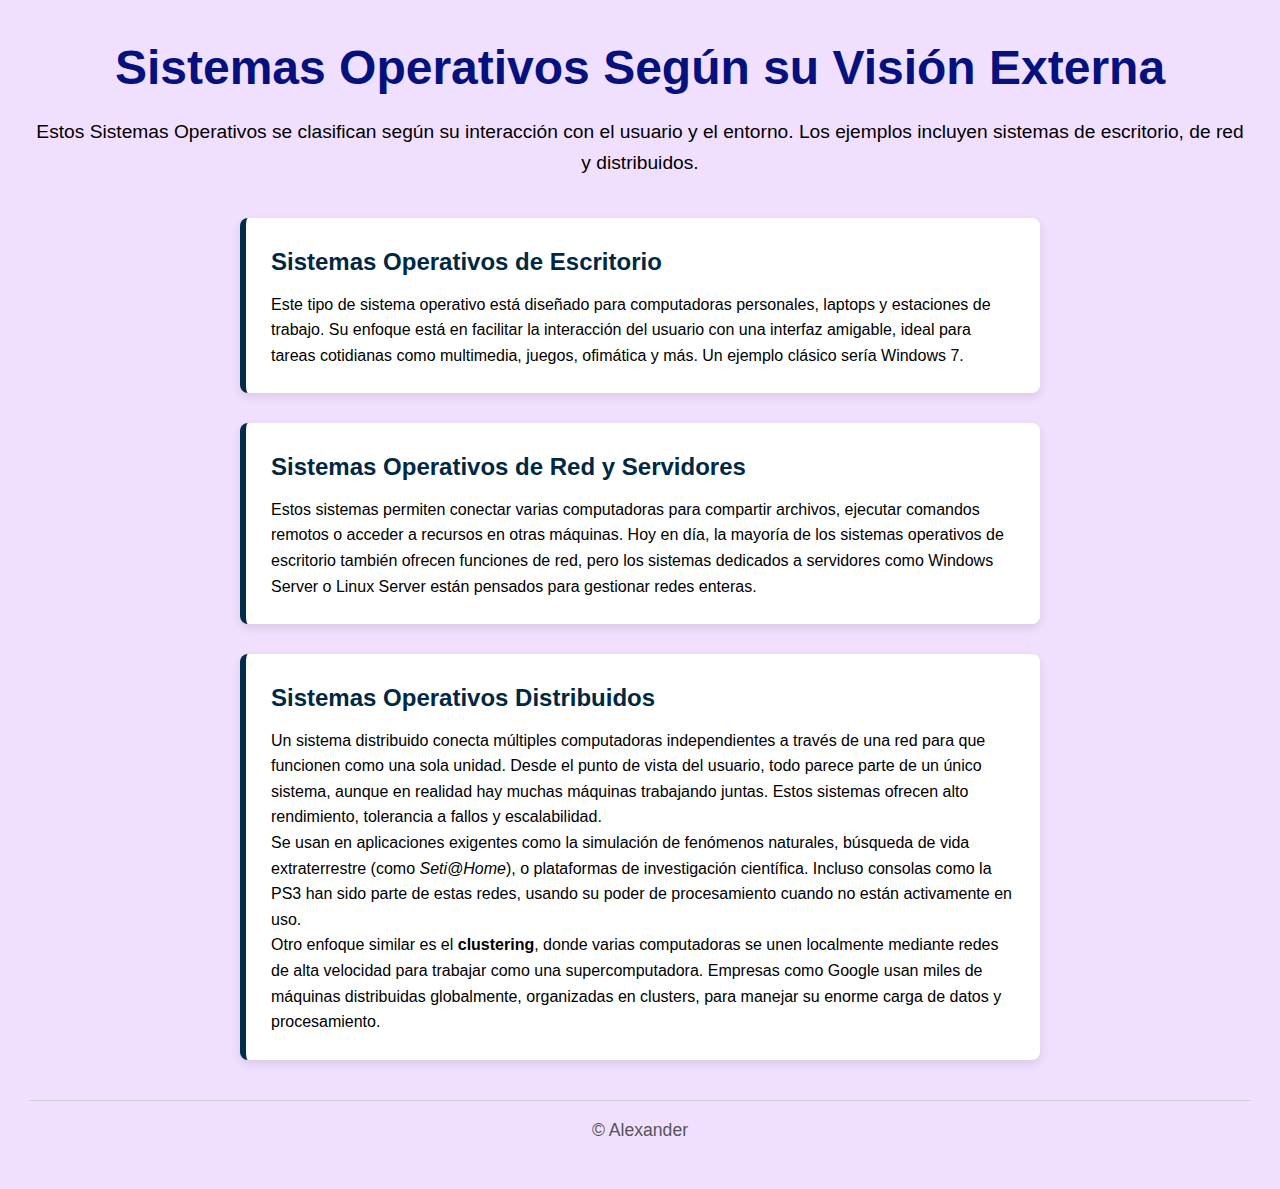
<file: Portafolio/Sistemas Operativos/index.html>
<!DOCTYPE html>
<html lang="es">
<head>
  <meta charset="UTF-8" />
  <meta name="viewport" content="width=device-width, initial-scale=1.0" />
  <title>Sistemas Operativos - Visión Externa</title>
  <link rel="stylesheet" href="estilos.css" />
</head>
<body>
  <header>
    <h1>Sistemas Operativos Según su Visión Externa</h1>
    <p>Estos Sistemas Operativos se clasifican según su interacción con el usuario y el entorno. Los ejemplos incluyen sistemas de escritorio, de red y distribuidos.</p>
  </header>

  <main>
    <section class="tarjeta">
      <h2>Sistemas Operativos de Escritorio</h2>
      <p>Este tipo de sistema operativo está diseñado para computadoras personales, laptops y estaciones de trabajo. Su enfoque está en facilitar la interacción del usuario con una interfaz amigable, ideal para tareas cotidianas como multimedia, juegos, ofimática y más. Un ejemplo clásico sería Windows 7.</p>
    </section>

    <section class="tarjeta">
      <h2>Sistemas Operativos de Red y Servidores</h2>
      <p>Estos sistemas permiten conectar varias computadoras para compartir archivos, ejecutar comandos remotos o acceder a recursos en otras máquinas. Hoy en día, la mayoría de los sistemas operativos de escritorio también ofrecen funciones de red, pero los sistemas dedicados a servidores como Windows Server o Linux Server están pensados para gestionar redes enteras.</p>
    </section>

    <section class="tarjeta">
      <h2>Sistemas Operativos Distribuidos</h2>
      <p>Un sistema distribuido conecta múltiples computadoras independientes a través de una red para que funcionen como una sola unidad. Desde el punto de vista del usuario, todo parece parte de un único sistema, aunque en realidad hay muchas máquinas trabajando juntas. Estos sistemas ofrecen alto rendimiento, tolerancia a fallos y escalabilidad.</p>
      <p>Se usan en aplicaciones exigentes como la simulación de fenómenos naturales, búsqueda de vida extraterrestre (como <em>Seti@Home</em>), o plataformas de investigación científica. Incluso consolas como la PS3 han sido parte de estas redes, usando su poder de procesamiento cuando no están activamente en uso.</p>
      <p>Otro enfoque similar es el <strong>clustering</strong>, donde varias computadoras se unen localmente mediante redes de alta velocidad para trabajar como una supercomputadora. Empresas como Google usan miles de máquinas distribuidas globalmente, organizadas en clusters, para manejar su enorme carga de datos y procesamiento.</p>
    </section>
  </main>

  <footer>
    <p>© Alexander</p>
  </footer>
</body>
</html>
</file>
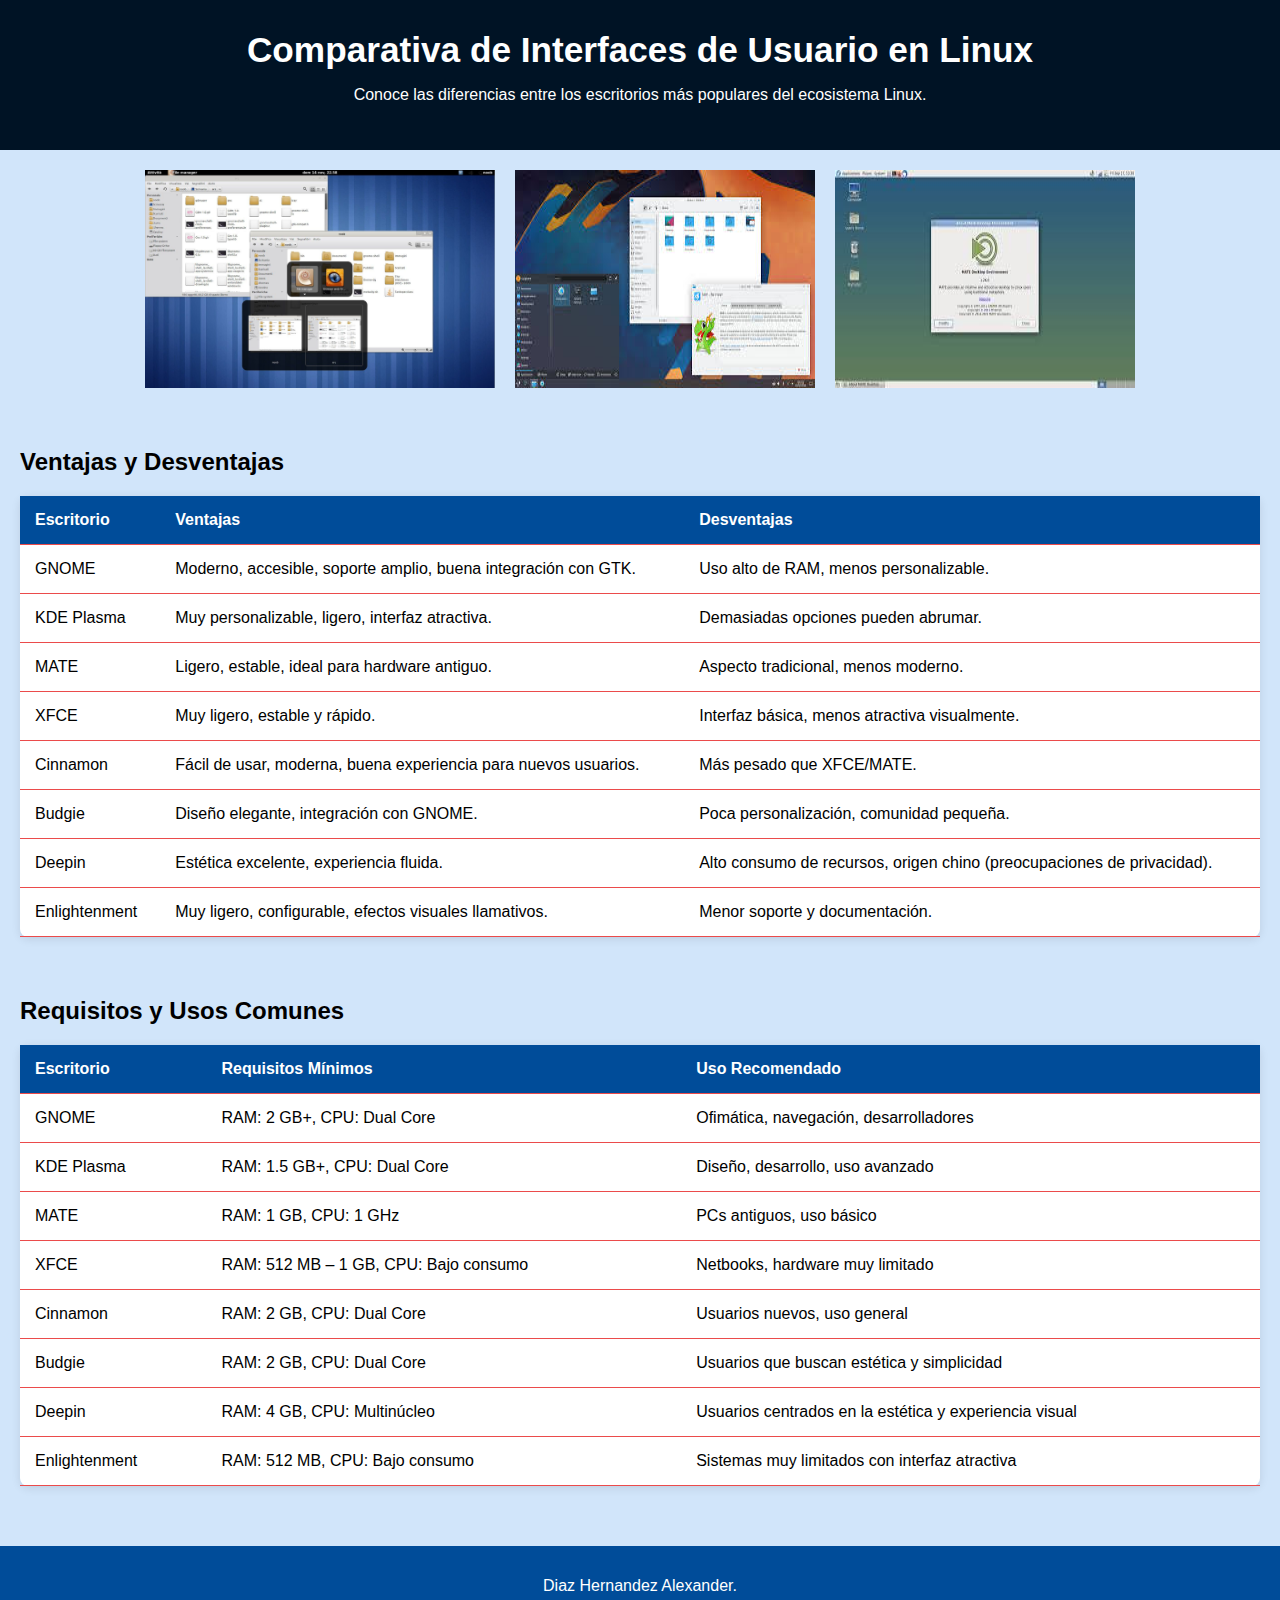
<file: Portafolio/Tipos de escritorios/index.html>
<!DOCTYPE html>
<html lang="es">
<head>
  <meta charset="UTF-8" />
  <meta name="viewport" content="width=device-width, initial-scale=1.0"/>
  <title>Comparativa de Interfaces de Usuario en Linux</title>
  <link rel="stylesheet" href="./estilos.css"/>
</head>
<body>
  <header>
    <h1>Comparativa de Interfaces de Usuario en Linux</h1>
    <p>Conoce las diferencias entre los escritorios más populares del ecosistema Linux.</p>
  </header>

  <section class="gallery">

    <img src="./img/GNOME-Shell-4.jpg" alt="" width="350">
    <img src="./img/kde.jpeg" alt="">
   <img src="./img/mate.jpeg" alt="">
  </section>

  <section class="table-section">
    <h2>Ventajas y Desventajas</h2>
    <table>
      <thead>
        <tr>
          <th>Escritorio</th>
          <th>Ventajas</th>
          <th>Desventajas</th>
        </tr>
      </thead>
      <tbody>
        <tr>
          <td>GNOME</td>
          <td>Moderno, accesible, soporte amplio, buena integración con GTK.</td>
          <td>Uso alto de RAM, menos personalizable.</td>
        </tr>
        <tr>
          <td>KDE Plasma</td>
          <td>Muy personalizable, ligero, interfaz atractiva.</td>
          <td>Demasiadas opciones pueden abrumar.</td>
        </tr>
        <tr>
          <td>MATE</td>
          <td>Ligero, estable, ideal para hardware antiguo.</td>
          <td>Aspecto tradicional, menos moderno.</td>
        </tr>
        <tr>
          <td>XFCE</td>
          <td>Muy ligero, estable y rápido.</td>
          <td>Interfaz básica, menos atractiva visualmente.</td>
        </tr>
        <tr>
          <td>Cinnamon</td>
          <td>Fácil de usar, moderna, buena experiencia para nuevos usuarios.</td>
          <td>Más pesado que XFCE/MATE.</td>
        </tr>
        <tr>
          <td>Budgie</td>
          <td>Diseño elegante, integración con GNOME.</td>
          <td>Poca personalización, comunidad pequeña.</td>
        </tr>
        <tr>
          <td>Deepin</td>
          <td>Estética excelente, experiencia fluida.</td>
          <td>Alto consumo de recursos, origen chino (preocupaciones de privacidad).</td>
        </tr>
        <tr>
          <td>Enlightenment</td>
          <td>Muy ligero, configurable, efectos visuales llamativos.</td>
          <td>Menor soporte y documentación.</td>
        </tr>
      </tbody>
    </table>
  </section>

  <section class="table-section">
    <h2>Requisitos y Usos Comunes</h2>
    <table>
      <thead>
        <tr>
          <th>Escritorio</th>
          <th>Requisitos Mínimos</th>
          <th>Uso Recomendado</th>
        </tr>
      </thead>
      <tbody>
        <tr>
          <td>GNOME</td>
          <td>RAM: 2 GB+, CPU: Dual Core</td>
          <td>Ofimática, navegación, desarrolladores</td>
        </tr>
        <tr>
          <td>KDE Plasma</td>
          <td>RAM: 1.5 GB+, CPU: Dual Core</td>
          <td>Diseño, desarrollo, uso avanzado</td>
        </tr>
        <tr>
          <td>MATE</td>
          <td>RAM: 1 GB, CPU: 1 GHz</td>
          <td>PCs antiguos, uso básico</td>
        </tr>
        <tr>
          <td>XFCE</td>
          <td>RAM: 512 MB – 1 GB, CPU: Bajo consumo</td>
          <td>Netbooks, hardware muy limitado</td>
        </tr>
        <tr>
          <td>Cinnamon</td>
          <td>RAM: 2 GB, CPU: Dual Core</td>
          <td>Usuarios nuevos, uso general</td>
        </tr>
        <tr>
          <td>Budgie</td>
          <td>RAM: 2 GB, CPU: Dual Core</td>
          <td>Usuarios que buscan estética y simplicidad</td>
        </tr>
        <tr>
          <td>Deepin</td>
          <td>RAM: 4 GB, CPU: Multinúcleo</td>
          <td>Usuarios centrados en la estética y experiencia visual</td>
        </tr>
        <tr>
          <td>Enlightenment</td>
          <td>RAM: 512 MB, CPU: Bajo consumo</td>
          <td>Sistemas muy limitados con interfaz atractiva</td>
        </tr>
      </tbody>
    </table>
  </section>

  <footer>
    <p>Diaz Hernandez Alexander.</p>
  </footer>
</body>
</html>
</file>
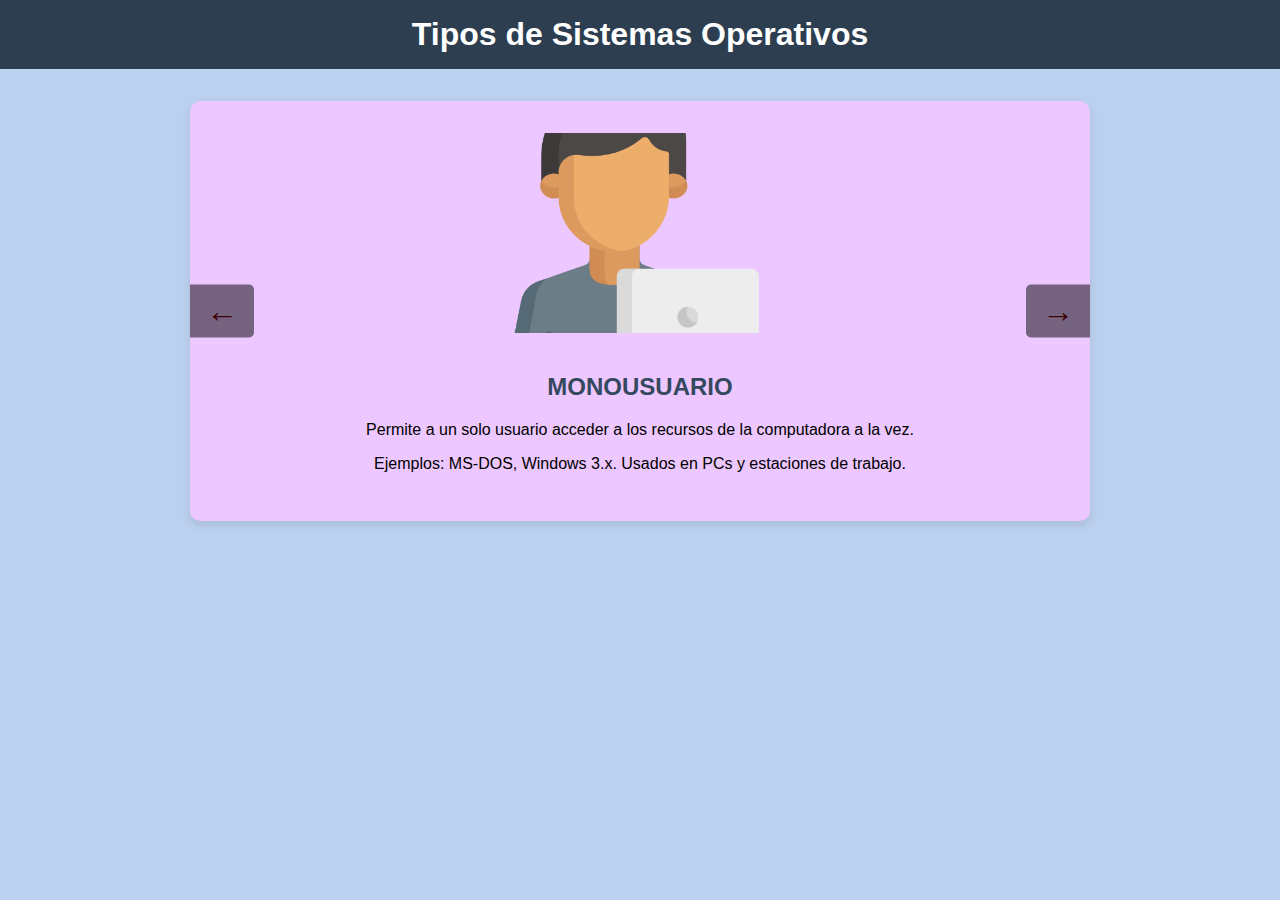
<file: Portafolio/Tipos de SOs/index.html>
<!DOCTYPE html>
<html lang="en">
<head>
    <meta charset="UTF-8">
    <meta name="viewport" content="width=device-width, initial-scale=1.0">
    <title>Tipos de Sistemas Operativos</title>
    <link rel="stylesheet" href="./estilos.css">
</head>
<body>
     <header>
    <h1>Tipos de Sistemas Operativos</h1>
  </header>

  <div class="carousel-container">
    <button class="nav-button prev" onclick="moveSlide(-1)">&#8592;</button>
    <div class="carousel" id="carousel">
      <div class="card">
        <img src="./img/66341979_1628539270408.png" alt="Tiempo Compartido">
        <h2>MONOUSUARIO</h2>
        <p>Permite a un solo usuario acceder a los recursos de la computadora a la vez.</p>
        <p>Ejemplos: MS-DOS, Windows 3.x. Usados en PCs y estaciones de trabajo.</p>
      </div>
      <div class="card">
        <img src="./img/mulllti.jpeg" alt="Tiempo Real">
        <h2>MULTIUSUARIO</h2>
        <p>Permite a varios usuarios acceder a los recursos de la computadora simultáneamente.</p>
        <p>Ejemplos: UNIX, Linux. Usados en servidores y entornos de trabajo colaborativo.</p>
      </div>
      <div class="card">
        <img src="./img/mono.jpg" alt="Distribuidos">
        <h2>MONOTAREA</h2>
        <p>Permite ejecutar un solo proceso a la vez, sin multitarea.</p>
        <p>Ejemplos: MS-DOS, Windows 3.x. Usados en PCs y estaciones de trabajo.</p>
      </div>
      <div class="card">
        <img src="./img/multi.jpg" alt="bajo">
        <h2>MULTITAREA</h2>
        <p>Permite a múltiples procesos o hilos ejecutarse simultáneamente en una sola computadora.</p>
        <p>Ejemplos: Windows, Linux. Usados en PCs y servidores.</p>
      </div>
      <div class="card">
        <img src="./img/uniç.jpeg" alt=alto">
        <h2>UNIPROCESO</h2>
        <p>Aquel que solo puede manejar un procesador a la vez.</p>
        <p>Ejemplos: Android, iOS. Optimizados para interfaces táctiles y bajo consumo energético.  </p>
      </div>
      <div class="card">
        <img src="./img/multiproceso.gif" alt="Móviles">
        <h2>MULTIPROCESO</h2>
        <p>Aquellos dispositivos que pueden manejar múltiples procesadores a la vez.</p>
        <p>Ejemplos: Windows Server, Linux. Usados en servidores y estaciones de trabajo de alto rendimiento.</p>
      </div>
    </div>
    <button class="nav-button next" onclick="moveSlide(1)">&#8594;</button>
  </div>

  <script>
    let currentSlide = 0;
    const totalSlides = document.querySelectorAll('.card').length;
    const carousel = document.getElementById('carousel');

    function moveSlide(step) {
      currentSlide = (currentSlide + step + totalSlides) % totalSlides;
      carousel.style.transform = `translateX(-${currentSlide * 100}%)`;
    }
  </script>
</body>
</html>
</file>
<file: Portafolio/estilos.css>
* {
  margin: 0;
  padding: 0;
  box-sizing: border-box;
}

body {
  font-family: 'Montserrat', sans-serif;
  background-color: #000;
  color: #fff;
  line-height: 1.6;
}

header {
  text-align: center;
  padding: 3rem 1rem;
  background-color: #000;
  animation: fadeInDown 1s ease;
}

header h1 {
  font-size: 2.8rem;
  font-weight: 700;
  color: #fff;
  border-bottom: 2px solid #fff;
  display: inline-block;
  padding-bottom: 0.5rem;
}

header h2 {
  font-size: 1.5rem;
  color: #666;
  margin-top: 0.5rem;
  text-align: center;
}
header p {
  font-size: 1.1rem;
  color: #ccc;
  margin-top: 0.5rem;
  max-width: 600px;
  margin: 0 auto;
  line-height: 1.5;
  text-align: center;
}

header:hover h2 {
  color: #fff;
}

header:hover p {
  color: #e40000;
}

main.portfolio-grid {
  display: grid;
  grid-template-columns: repeat(auto-fit, minmax(280px, 1fr));
  gap: 2rem;
  padding: 3rem;
}

.project-card {
  position: relative;
  overflow: hidden;
  border: 1px solid #333;
  border-radius: 12px;
  transition: all 0.4s ease;
  text-decoration: none;
  color: inherit;
  transform: scale(1);
  opacity: 0;
  animation: fadeInUp 1s ease forwards;
}

.project-card:nth-child(1) { animation-delay: 0.2s; }
.project-card:nth-child(2) { animation-delay: 0.4s; }
.project-card:nth-child(3) { animation-delay: 0.6s; }
.project-card:nth-child(4) { animation-delay: 0.8s; }
.project-card:nth-child(5) { animation-delay: 1s; }
.project-card:nth-child(6) { animation-delay: 1.2s; }
.project-card:nth-child(7) { animation-delay: 1.4s; }
.project-card:nth-child(8) { animation-delay: 1.6s; }
.project-card:nth-child(9) { animation-delay: 1.8s; }

.project-card:hover {
  transform: translateY(-10px) scale(1.03);
  box-shadow: 0 10px 25px rgba(255, 255, 255, 0.1);
  border-color: #fff;
}

.project-card img {
  width: 100%;
  height: 220px;
  object-fit: cover;
  display: block;
  transition: transform 0.5s ease;
  filter: grayscale(100%);
}

.project-card:hover img {
  transform: scale(1.05);
  filter: grayscale(0%);
}

.project-info {
  padding: 1rem;
  background-color: #000;
  text-align: center;
  font-weight: 500;
  font-size: 1.1rem;
  border-top: 1px solid #222;
  transition: background 0.3s ease;
}

footer {
  text-align: center;
  padding: 1.5rem;
  background-color: #000;
  color: #666;
  font-size: 0.9rem;
}

/* Animaciones */
@keyframes fadeInDown {
  from {
    transform: translateY(-40px);
    opacity: 0;
  }
  to {
    transform: translateY(0);
    opacity: 1;
  }
}

@keyframes fadeInUp {
  to {
    opacity: 1;
    transform: scale(1);
  }
}
</file>
<file: Portafolio/Codigos/estilos.css>
body {
  font-family: 'Arial', sans-serif;
  line-height: 1.6;
  margin: 0;
  padding: 0;
  background-color: #000000;
  color: #ffffff;
}

header {
  background-color: #4b4b4b0c;
  color: #fffcfc;
  text-align: center;
  padding: 20px 0;
}

h1 {
  font-size: 2.5em;
  margin: 0;
}

p {
  font-size: 1.2em;
}

footer {
  background-color: #33333300;
  color: #fff;
  text-align: center;
  padding: 10px 0;
  position: fixed;
  bottom: 0;
  width: 100%;
}


.comando {
  background-color: #444;
  padding: 20px;
  margin: 20px;
  border-radius: 8px;
}

.comando h2 {
  font-size: 1.8em;
  margin-top: 0;
}

code {
  background-color: #35323262;
  color: #a221da;
  padding: 4px 8px;
  border-radius: 5px;
  font-size: 1.2em;
}

img {
  max-width: 100%;
  height: auto;
  border-radius: 8px;
  margin-top: 15px;
}


@media screen and (max-width: 768px) {
  body {
    padding: 10px;
  }

  .comando {
    margin: 10px 0;
  }

  h2 {
    font-size: 1.6em;
  }
}
</file>
<file: Portafolio/Estructura de carpetas/estilos.css>
* {
  margin: 0;
  padding: 0;
  box-sizing: border-box;
  font-family: "Segoe UI", sans-serif;
}

body {
  background-color: #fffaf2;
  color: #333;
  line-height: 1.6;
  padding: 20px;
}

/* Encabezado */
header {
  background: linear-gradient(to right, #ff8c42, #ff5e00);
  color: white;
  padding: 40px 20px;
  text-align: center;
  animation: slideDown 1s ease-out;
}

header h1 {
  font-size: 2.5rem;
  margin-bottom: 10px;
}

header p {
  font-size: 1.2rem;
  opacity: 0.95;
}

/* Contenido */
.contenido {
  margin-top: 30px;
  animation: fadeIn 1.5s ease-in;
  padding: 0 10px;
}

h2 {
  color: #ff5e00;
  margin-bottom: 15px;
  text-align: center;
}

/* Tabla */
table {
  width: 100%;
  border-collapse: collapse;
  box-shadow: 0 4px 12px rgba(0,0,0,0.1);
  overflow: hidden;
  border-radius: 10px;
}

thead {
  background-color: #ffa94d;
  color: white;
}

th, td {
  padding: 12px 15px;
  text-align: left;
  font-size: 1rem;
}

tbody tr {
  background-color: #fff;
  transition: background-color 0.3s ease, transform 0.2s;
}

tbody tr:hover {
  background-color: #ffe1c4;
  cursor: pointer;
  transform: scale(1.01);
}

/* Pie de página */
footer {
  margin-top: 40px;
  text-align: center;
  color: #999;
  font-size: 0.9rem;
}

/* Animaciones */
@keyframes slideDown {
  from {
    transform: translateY(-30px);
    opacity: 0;
  }
  to {
    transform: translateY(0);
    opacity: 1;
  }
}

@keyframes fadeIn {
  from {
    opacity: 0;
  }
  to {
    opacity: 1;
  }
}

/* RESPONSIVE DESIGN */
@media (max-width: 768px) {
  header h1 {
    font-size: 2rem;
  }

  header p {
    font-size: 1rem;
  }

  th, td {
    font-size: 0.95rem;
    padding: 10px;
  }
}

@media (max-width: 480px) {
  header h1 {
    font-size: 1.6rem;
  }

  header p {
    font-size: 0.95rem;
  }

  th, td {
    font-size: 0.9rem;
    padding: 8px;
  }

  table {
    font-size: 0.9rem;
    display: block;
    overflow-x: auto;
    white-space: nowrap;
  }

  .contenido {
    padding: 0 5px;
  }
}
</file>
<file: Portafolio/Extenciones Linux/estilos.css>
* {
  box-sizing: border-box;
  margin: 0;
  padding: 0;
}

body {
  font-family: 'Segoe UI', sans-serif;
  background-color: #1e002f;
  color: #f2e9ff;
  line-height: 1.6;
  transition: background-color 0.3s ease;
}

header {
  background-color: #4b0082;
  padding: 2rem;
  text-align: center;
  color: #ffffff;
  animation: fadeIn 1s ease-in-out;
}

h1 {
  margin: 0;
  font-size: 2.5rem;
}

h2 {
  color: #c39aff;
  transition: color 0.3s;
}

h2:hover {
  color: #e2c4ff;
}

h3 {
  color: #ddbdfc;
}

a {
  color: #cdaaff;
  text-decoration: none;
  transition: color 0.3s, text-shadow 0.3s;
}

a:hover {
  color: #ffffff;
  text-shadow: 0 0 5px #d2a8ff;
}

main {
  padding: 2rem;
}

section {
  margin-bottom: 2rem;
  background-color: #2b0b3d;
  padding: 1.5rem;
  border-radius: 10px;
  transition: transform 0.3s, background-color 0.3s;
}

section:hover {
  background-color: #3a0f53;
  transform: scale(1.02);
}

ul {
  list-style-type: square;
  padding-left: 1.5rem;
}

li {
  margin-bottom: 0.5rem;
  transition: color 0.3s;
}

li:hover {
  color: #ffddff;
}

pre {
  background-color: #3d1a58;
  padding: 1rem;
  border-radius: 5px;
  overflow-x: auto;
  transition: background-color 0.3s;
}

pre:hover {
  background-color: #512169;
}

code {
  font-family: monospace;
  color: #ffddff;
}

footer {
  background-color: #4b0082;
  text-align: center;
  padding: 1rem;
  color: #e0c5ff;
  font-weight: bold;
  animation: fadeIn 2s ease-in-out;
}

/* Animación */
@keyframes fadeIn {
  from { opacity: 0; }
  to { opacity: 1; }
}
</file>
<file: Portafolio/Funciones SO/estilos.css>
* {
  margin: 0;
  padding: 0;
  box-sizing: border-box;
}

body {
  background-color: #dbcfff;
  font-family: 'Inter', Arial, sans-serif;
  color: #2d2d2d;
  padding: 20px;
  line-height: 1.6;
}

header {
  text-align: center;
  margin-bottom: 40px;
}

h1 {
  font-size: 2.8rem;
  color: #ea0000;
}

.descripcion {
  max-width: 900px;
  margin: 0 auto 40px;
  text-align: justify;
  font-size: 1.05rem;
  font-family: Arial, Helvetica, sans-serif;
  color: #000000;
}

.contenedor-tarjetas {
  display: grid;
  grid-template-columns: repeat(auto-fit, minmax(280px, 1fr));
  gap: 24px;
  max-width: 1200px;
  margin: 0 auto;
  padding: 0 15px;
}

.tarjeta {
  background-color: #dfffd5;
  border-radius: 14px;
  box-shadow: 0 6px 15px rgba(0, 0, 0, 0.1);
  padding: 24px 20px;
  text-align: center;
  transition: transform 0.3s ease, box-shadow 0.3s ease;
}

.tarjeta:hover {
  transform: translateY(-10px);
  box-shadow: 0 12px 24px rgba(0, 0, 0, 0.2);
}

.tarjeta img {
  width: 90px;
  height: 90px;
  object-fit: contain;
  margin-bottom: 18px;
}

.tarjeta h2 {
  font-size: 1.4rem;
  color: #002131;
  margin-bottom: 10px;
}

.tarjeta p {
  font-size: 1rem;
  color: #000000;
}

/* Tablets */
@media (max-width: 900px) {
  h1 {
    font-size: 2.2rem;
  }

  .tarjeta {
    padding: 20px;
  }

  .tarjeta h2 {
    font-size: 1.3rem;
  }

  .tarjeta p {
    font-size: 0.95rem;
  }
}

/* Teléfonos */
@media (max-width: 600px) {
  body {
    padding: 15px;
  }

  h1 {
    font-size: 1.8rem;
  }

  .descripcion {
    font-size: 0.95rem;
  }

  .tarjeta {
    padding: 18px;
  }

  .tarjeta img {
    width: 60px;
    height: 60px;
  }

  .tarjeta h2 {
    font-size: 1.1rem;
  }

  .tarjeta p {
    font-size: 0.9rem;
  }
}
</file>
<file: Portafolio/Linea del tiempo/estilos.css>
* {
  margin: 0;
  padding: 0;
  box-sizing: border-box;
}

body {
  font-family: 'Segoe UI', sans-serif;
  background-color: #141414;
  color: #f0f0f0;
}

header {
  background-color: #b30000;
  padding: 20px;
  text-align: center;
}

header h1 {
  font-size: 2rem;
  color: #fff;
}

.timeline {
  max-width: 900px;
  margin: 40px auto;
  padding: 0 20px;
  display: flex;
  flex-direction: column;
  gap: 35px;
}

.timeline-item {
  background-color: #1e1e1e;
  border-left: 6px solid #e60000;
  padding: 20px 25px;
  border-radius: 6px;
  position: relative;
}

.timeline-item::before {
  content: '';
  position: absolute;
  left: -13px;
  top: 25px;
  width: 20px;
  height: 20px;
  background-color: #ff1a1a;
  border: 3px solid #1e1e1e;
  border-radius: 50%;
}

.content h2 {
  font-size: 1.5rem;
  color: #ff4d4d;
  margin-bottom: 10px;
}

.content p {
  margin-bottom: 10px;
  color: #ddd;
  line-height: 1.4;
}

.image-placeholder img {
  width: 100%;
  max-height: 200px;
  object-fit: contain;
  background-color: #fff;
  border: 2px solid #cc0000;
  border-radius: 5px;
  margin-top: 10px;
}

.timeline {
  max-width: 900px;
  margin: 40px auto;
  padding: 0 20px;
  display: flex;
  flex-direction: column;
  gap: 35px;
}

.timeline-item {
  background-color: #1e1e1e;
  border-left: 6px solid #e60000;
  padding: 20px 25px;
  border-radius: 6px;
  position: relative;
  opacity: 0;
  transform: translateY(30px);
  animation: fadeIn 0.8s ease-out forwards;
  transition: transform 0.3s ease, box-shadow 0.3s ease;
}

.timeline-item:hover {
  transform: scale(1.02);
  box-shadow: 0 0 20px rgba(255, 0, 0, 0.4);
}

.timeline-item:nth-child(1) { animation-delay: 0s; }
.timeline-item:nth-child(2) { animation-delay: 0.1s; }
.timeline-item:nth-child(3) { animation-delay: 0.2s; }
.timeline-item:nth-child(4) { animation-delay: 0.3s; }
.timeline-item:nth-child(5) { animation-delay: 0.4s; }
.timeline-item:nth-child(6) { animation-delay: 0.5s; }
.timeline-item:nth-child(7) { animation-delay: 0.6s; }

@keyframes fadeIn {
  to {
    opacity: 1;
    transform: translateY(0);
  }
}

.timeline-item::before {
  content: '';
  position: absolute;
  left: -13px;
  top: 25px;
  width: 20px;
  height: 20px;
  background-color: #ff1a1a;
  border: 3px solid #1e1e1e;
  border-radius: 50%;
}

.content h2 {
  font-size: 1.5rem;
  color: #ff4d4d;
  margin-bottom: 10px;
}

.content p {
  margin-bottom: 10px;
  color: #ddd;
  line-height: 1.4;
}

.image-placeholder img {
  width: 100%;
  max-height: 200px;
  object-fit: contain;
  background-color: #fff;
  border: 2px solid #cc0000;
  border-radius: 5px;
  margin-top: 10px;
  transition: transform 0.3s ease;
}

.image-placeholder img:hover {
  transform: scale(1.03);
}
</file>
<file: Portafolio/Mapa Mental/estilos.css>
body {
      font-family: 'Segoe UI', Tahoma, Geneva, Verdana, sans-serif;
      background: #e8f5e9;
      margin: 0;
      padding: 20px;
      color: #1b5e20;
    }

    h1 {
      text-align: center;
      color: #2e7d32;
      margin-bottom: 40px;
    }

    .timeline {
      position: relative;
      max-width: 1000px;
      margin: 0 auto;
    }

    .timeline::after {
      content: '';
      position: absolute;
      width: 6px;
      background-color: #66bb6a;
      top: 0;
      bottom: 0;
      left: 50%;
      margin-left: -3px;
      animation: growLine 2s ease-in-out forwards;
      z-index: 0;
    }

    @keyframes growLine {
      from {
        height: 0;
      }
      to {
        height: 100%;
      }
    }

    .container {
      padding: 20px 40px;
      position: relative;
      background-color: inherit;
      width: 50%;
      box-sizing: border-box;
      opacity: 0;
      animation: slideIn 1s ease-out forwards;
      display: flex;
      align-items: center;
      gap: 20px;
    }

    /* Alternar lados */
    .container.left {
      left: 0;
      flex-direction: row;
      text-align: left;
    }

    .container.right {
      left: 50%;
      flex-direction: row-reverse;
      text-align: right;
    }

    .container:nth-child(even) {
      animation-delay: 0.5s;
    }

    /* Cuadro con texto */
    .content {
      background-color: #a5d6a7;
      border-radius: 8px;
      box-shadow: 0 2px 10px rgba(0, 0, 0, 0.1);
      padding: 20px;
      flex: 1;
      transition: transform 0.3s ease;
    }

    .content:hover {
      transform: scale(1.03);
    }

    /* Círculo indicador */
    .container::before {
      content: ' ';
      position: absolute;
      width: 20px;
      height: 20px;
      top: 50%;
      transform: translateY(-50%);
      background-color: white;
      border: 4px solid #388e3c;
      border-radius: 50%;
      z-index: 1;
    }

    .container.left::before {
      right: -10px;
    }

    .container.right::before {
      left: -10px;
    }

    /* Contenedor imagen */
    .img-box {
      width: 120px;
      height: 90px;
      flex-shrink: 0;
      border-radius: 8px;
      overflow: hidden;
      box-shadow: 0 2px 8px rgba(56, 142, 60, 0.5);
      background-color: white;
      display: flex;
      justify-content: center;
      align-items: center;
    }

    .img-box img {
      width: 100%;
      height: 100%;
      object-fit: cover;
      display: block;
    }

    @keyframes slideIn {
      from {
        opacity: 0;
        transform: translateY(40px);
      }
      to {
        opacity: 1;
        transform: translateY(0);
      }
    }

    /* Responsive */
    @media screen and (max-width: 768px) {
      .container {
        width: 100% !important;
        left: 0 !important;
        padding-left: 20px;
        padding-right: 20px;
        flex-direction: column;
        text-align: left;
      }

      .container::before {
        top: 10px;
        left: 10px !important;
        right: auto !important;
        transform: none;
      }

      .img-box {
        width: 100%;
        height: 180px;
        margin-bottom: 15px;
      }
    }
</file>
<file: Portafolio/Sistemas Operativos/estilos.css>
* {
  margin: 0;
  padding: 0;
  box-sizing: border-box;
}

body {
  font-family: 'Segoe UI', Tahoma, Geneva, Verdana, sans-serif;
  background: #f1dfff;
  color: #000000;
  line-height: 1.6;
  padding: 20px;
}

header {
  text-align: center;
  margin-bottom: 40px;
}

header h1 {
  font-size: 2.5rem;
  color: #05117c;
}

header p {
  font-size: 1.2rem;
  color: #000000;
  margin-top: 10px;
}


.tarjeta {
  background-color: #ffffff;
  border-left: 6px solid #002d4b;
  padding: 20px;
  margin-bottom: 30px;
  border-radius: 8px;
  box-shadow: 0 4px 10px rgba(0,0,0,0.1);
  transition: transform 0.3s, background-color 0.3s;
}

.tarjeta:hover {
  transform: scale(1.02);
  background-color: #c1e0ff;
}

.tarjeta h2 {
  color: #002844;
  margin-bottom: 10px;
}


footer {
  text-align: center;
  padding: 15px;
  margin-top: 40px;
  color: #888;
  border-top: 1px solid #ccc;
}

footer p {
  font-size: 0.9rem;
  color: #555;
}

main {
  max-width: 800px;
  margin: 0 auto;
}
@media (max-width: 600px) {
  body {
    padding: 10px;
  }

  header h1 {
    font-size: 2rem;
  }

  .tarjeta {
    padding: 15px;
  }

  footer p {
    font-size: 0.8rem;
  }
}
@media (min-width: 601px) and (max-width: 1024px) {
  body {
    padding: 15px;
  }
    header h1 {
        font-size: 2.2rem;
    }           
    .tarjeta {
        padding: 18px;
    }
    footer p {
        font-size: 0.9rem;
    }
}
@media (min-width: 1025px) 
{
  body {
    padding: 20px;
  }

  header h1 {
    font-size: 2.5rem;
  }

  .tarjeta {
    padding: 20px;
  }

  footer p {
    font-size: 1rem;
  }
}
@media (min-width: 1200px) {
  body {
    padding: 30px;
  } 
    header h1 {
        font-size: 3rem;
    }
    .tarjeta {
        padding: 25px;
    }
    footer p {
        font-size: 1.1rem;
    }
}
</file>
<file: Portafolio/Tipos de escritorios/estilos.css>
body {
  margin: 0;
  font-family: 'Segoe UI', Tahoma, Geneva, Verdana, sans-serif;
  background: #d1e5fa;
  color: #000000;
}

header {
  background: #001325;
  color: white;
  padding: 30px 20px;
  text-align: center;
}

header h1 {
  margin: 0 0 10px;
  font-size: 2.2em;
}

.gallery {
  display: flex;
  justify-content: center;
  gap: 20px;
  padding: 20px;
  flex-wrap: wrap;
}

.image-placeholder {
  width: 250px;
  height: 150px;
  background: #f8a1a1;
  color: #000000;
  display: flex;
  align-items: center;
  justify-content: center;
  font-weight: bold;
  border-radius: 8px;
  box-shadow: 0 2px 8px rgba(0,0,0,0.1);
}

.table-section {
  padding: 20px;
  overflow-x: auto;
}

table {
  width: 100%;
  border-collapse: collapse;
  background: rgb(255, 255, 255);
  border-radius: 8px;
  box-shadow: 0 2px 10px rgba(0,0,0,0.1);
}

th, td {
  padding: 15px;
  text-align: left;
  border-bottom: 1px solid #eb4b4b;
}

th {
  background: #004c99;
  color: white;
}

tr:hover {
  background-color: #7c000049;
}

footer {
  text-align: center;
  padding: 15px;
  background: #004c99;
  color: white;
  margin-top: 40px;
}
</file>
<file: Portafolio/Tipos de SOs/estilos.css>
body {
      font-family: 'Segoe UI', sans-serif;
      background: #bcd1f0;
      margin: 0;
      padding: 0;
    }

    header {
      background-color: #2c3e50;
      color: white;
      text-align: center;
      padding: 1rem 0;
    }

    h1 {
      margin: 0;
    }

    .carousel-container {
      position: relative;
      max-width: 900px;
      margin: 2rem auto;
      overflow: hidden;
      background: rgb(237, 199, 255);
      border-radius: 10px;
      box-shadow: 0 4px 10px rgba(0,0,0,0.1);
    }

    .carousel {
      display: flex;
      transition: transform 0.5s ease-in-out;
    }

    .card {
      min-width: 100%;
      box-sizing: border-box;
      padding: 2rem;
      text-align: center;
      transition: transform 0.3s;
    }

    .card:hover {
      transform: scale(1.03);
    }

    .card img {
      width: 300px;
      height: 200px;
      object-fit: cover;
      border-radius: 8px;
      margin-bottom: 1rem;
    }

    h2 {
      color: #34495e;
    }

    p {
      color: #000000;
    }

    .nav-button {
      position: absolute;
      top: 50%;
      transform: translateY(-50%);
      background-color: rgba(0, 0, 0, 0.5);
      border: none;
      color: rgb(61, 3, 3);
      font-size: 2rem;
      padding: 0.5rem 1rem;
      cursor: pointer;
      z-index: 1;
    }

    .nav-button:hover {
      background-color: rgba(0, 0, 0, 0.8);
    }

    .prev {
      left: 0;
      border-radius: 0 5px 5px 0;
    }

    .next {
      right: 0;
      border-radius: 5px 0 0 5px;
    }
</file>
